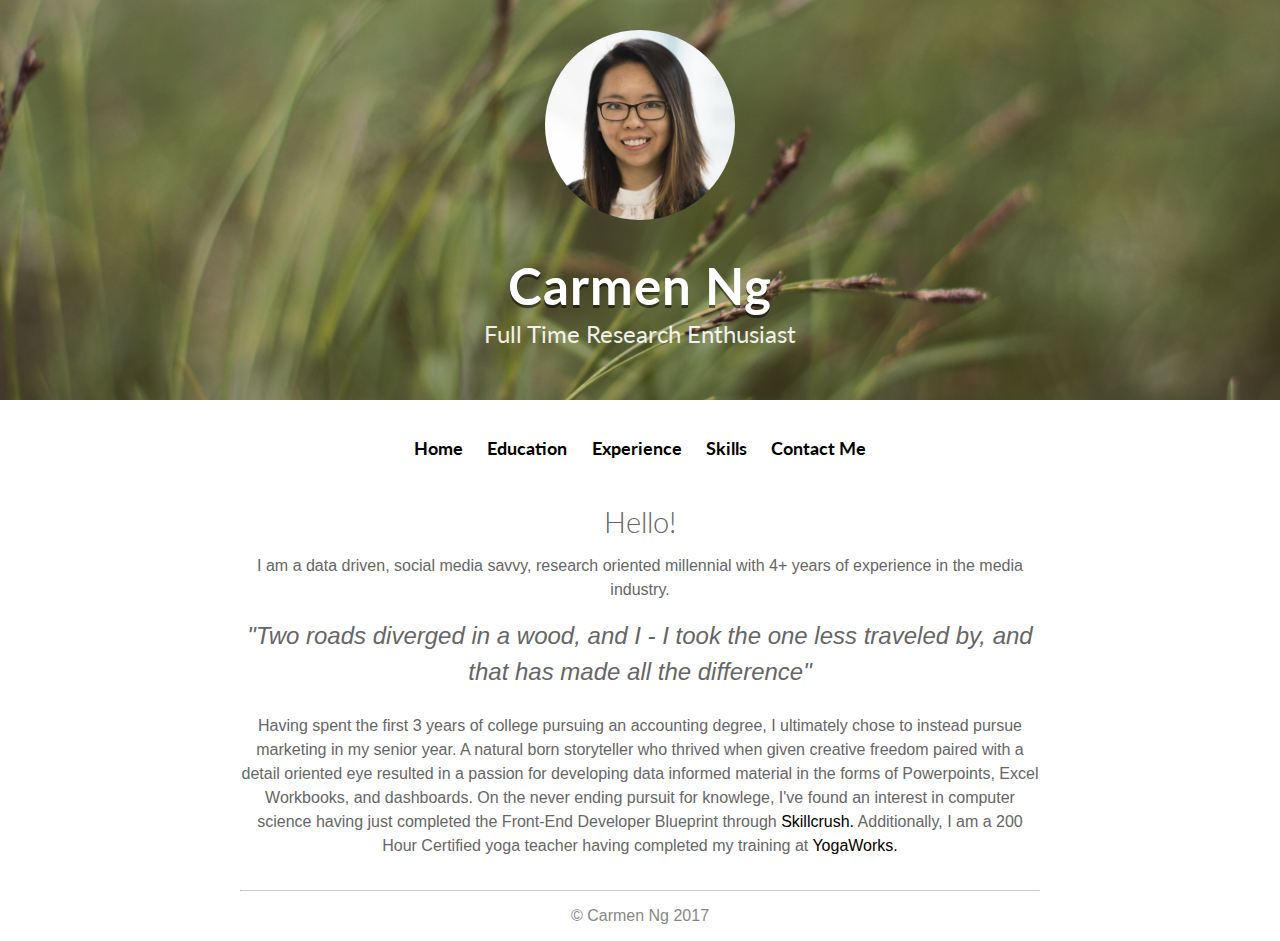
<file: index.html>
<!DOCTYPE html>
<html lang="en">
<head>
	<meta charset="utf-8" />
	<title>Carmen Ng</title>
	<meta name="viewport" content="width=device-width, initial-scale=1.0"/>
	<!--Custom fonts. To improve load times, remove this and update the h1 styling in style.css--> 
	<link href='http://fonts.googleapis.com/css?family=Lato:300,700' rel='stylesheet' type='text/css'>
	<!-- stylesheets -->
	<link rel="stylesheet" href="style.css" type="text/css" />
	<!-- favicon -->
	<link rel="shortcut icon" href="img/favicon.ico">
	
	<!-- just in case viewer is using Internet Explorer -->
	<!--[if IE]><script src="http://html5shiv.googlecode.com/svn/trunk/html5.js"></script><![endif]-->
</head>

<body>
	
	<!-- Header-->
	<header>
		<img class="img-circle" src="img/portrait.jpg">
		<h1>Carmen Ng</h1>
		<p>Full Time Research Enthusiast</p>
	</header>
	
	
		<div>
			<ul class="navbar-home">
				<li><a href="index.html">Home</a></li>
				<li><a href="education.html">Education</a></li>
				<li><a href="experience.html">Experience</a></li>
				<li><a href="skills.html">Skills</a></li>
				<li><a href="contact.html">Contact Me</a></li>
			</ul>
			</div>
		<!-- Introduction-->
		<div class="container-home">
		<section class="center">
			<h1>Hello!</h1>
			<p>
				I am a data driven, social media savvy, research oriented millennial with 4+ years of experience in the media industry. </p>

				<p class="quote">
					"Two roads diverged in a wood, and I - I took the one less traveled by, and that has made all the difference"</p>

				<p>Having spent the first 3 years of college pursuing an accounting degree, I ultimately chose to instead pursue marketing in my senior year. A natural born storyteller who thrived when given creative freedom paired with a detail oriented eye resulted in a passion for developing data informed material in the forms of Powerpoints, Excel Workbooks, and dashboards. On the never ending pursuit for knowlege, I've found an interest in computer science having just completed the Front-End Developer Blueprint through <a href="http://www.skillcrush.com">Skillcrush.</a> Additionally, I am a 200 Hour Certified yoga teacher having completed my training at <a href="http://www.yogaworks.com">YogaWorks.</a> 
			</p>
		</section>
	
		<!--Footer-->
		<footer class="center">
			<hr>
			<span>&copy; Carmen Ng 2017</span>
		</footer>
		
	</div><!-- End Container -->
	
</body>
</html>
</file>
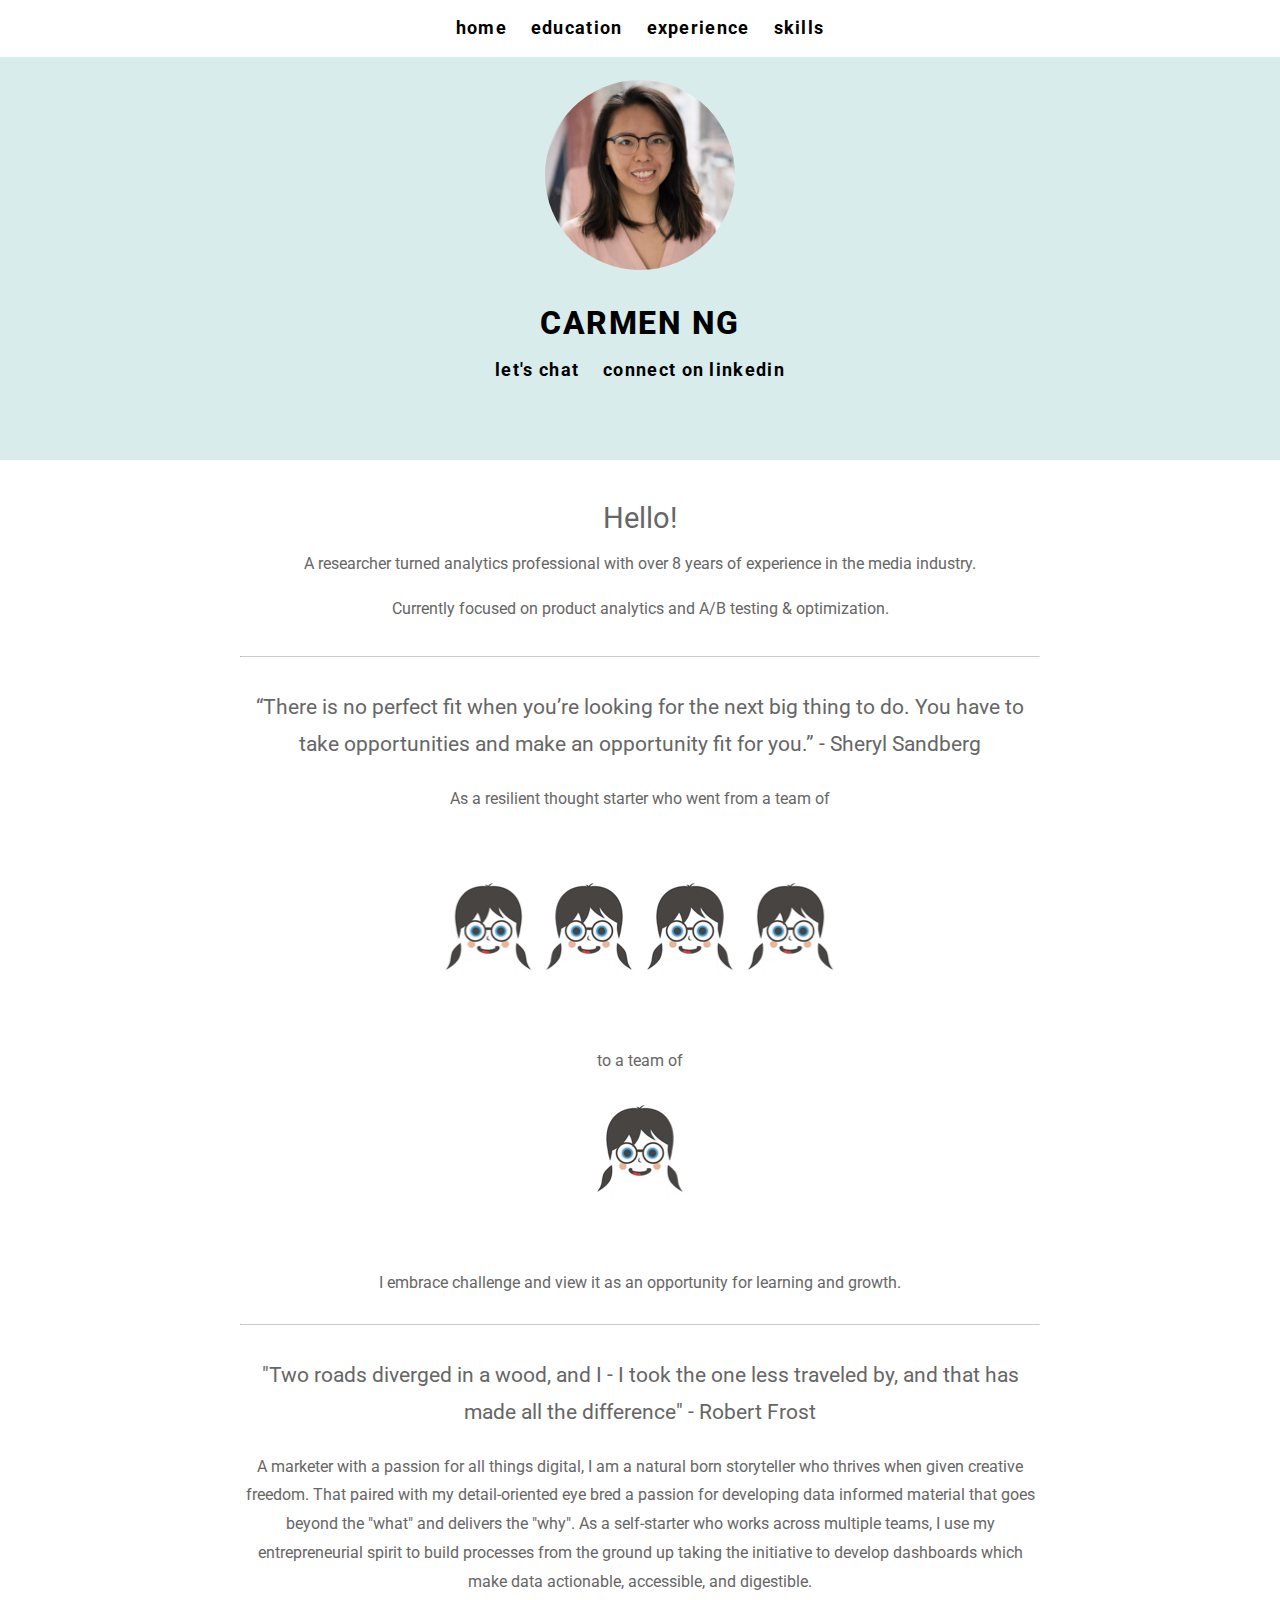
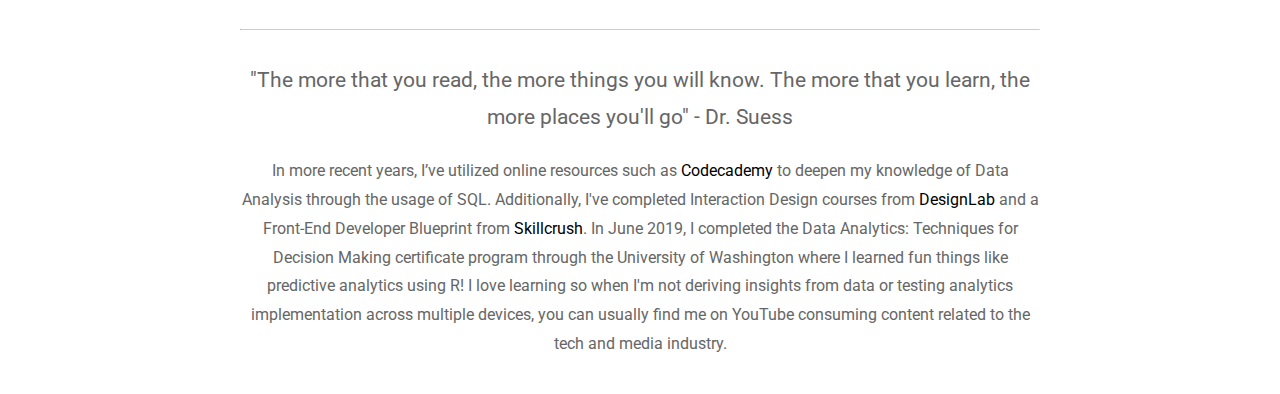
<file: resume/index.html>
<!DOCTYPE html>
<html lang="en">
<head>
	<meta charset="utf-8" />
	<title>Carmen Ng</title>
	<meta name="viewport" content="width=device-width, initial-scale=1.0"/>
	<!--Custom fonts. To improve load times, remove this and update the h1 styling in style.css--> 
	<link href="https://fonts.googleapis.com/css?family=Roboto:300,700" rel="stylesheet">
	<!-- stylesheets -->
	<link rel="stylesheet" href="style.css" type="text/css" />
	<!-- favicon -->
	<link rel="shortcut icon" href="img/favicon.ico">
</head>

<body>
    <header>
        <div>
			<ul class="navbar-home">
				<li><a href="index.html">Home</a></li>
				<li><a href="education.html">Education</a></li>
				<li><a href="experience.html">Experience</a></li>
				<li><a href="skills.html">Skills</a></li>
			</ul>
        </div>
    </header>
    
<!--Header box-->
    <div class="header">
		<img class="img-circle" src="img/portrait.jpg">
		  <h1>Carmen Ng</h1>
		<ul class="contact-me">
			<li><a href="mailto:ng.carmen23@gmail.com">Let's chat</a></li>
			<li><a href="https://www.linkedin.com/in/carmenng1">Connect on LinkedIn</a></li>
		</ul>
    </div>
		<!-- Introduction-->
		
    <div class="container">
    <section class="center">
		<h1>Hello!</h1>
		<p>A researcher turned analytics professional with over 8 years of experience in the media industry. </p>
	        <p>Currently focused on product analytics and A/B testing & optimization. </p>
	<hr>
        <p class="quote">“There is no perfect fit when you’re looking for the next big thing to do. You have to take opportunities and make an opportunity fit for you.” - Sheryl Sandberg</p>
        <p> As a resilient thought starter who went from a team of</p><br><p><img class="girls" src="img/four.png"></p><br> <!--<span class="word">FOUR</span>!--> to a team of <br><p><img class="girls" src="img/one.png"></p><br><!--<span class="word">ONE</span>!--> I embrace challenge and view it as an opportunity for learning and growth.</p>
        <hr>
        <p class="quote">"Two roads diverged in a wood, and I - I took the one less traveled by, and that has made all the difference" - Robert Frost</p>		
        <p>A marketer with a passion for all things digital, I am a natural born storyteller who thrives when given creative freedom. That paired with my detail-oriented eye bred a passion for developing data informed material that goes beyond the "what" and delivers the "why". As a self-starter who works across multiple teams, I use my entrepreneurial spirit to build processes from the ground up taking the initiative to develop dashboards which make data actionable, accessible, and digestible.</p>
        

        <hr>
        <p class="quote">"The more that you read, the more things you will know. The more that you learn, the more places you'll go" - Dr. Suess</p>
        <p>In more recent years, I’ve utilized online resources such as <a href="http://www.codecademy.com">Codecademy</a> to deepen my knowledge of Data Analysis through the usage of SQL. Additionally, I've completed Interaction Design courses from<a href="http://www.trydesignlab.com"> DesignLab</a> and a Front-End Developer Blueprint from<a href="http://www.skillcrush.com"> Skillcrush</a>. In June 2019, I completed the Data Analytics: Techniques for Decision Making certificate program through the University of Washington where I learned fun things like predictive analytics using R! I love learning so when I'm not deriving insights from data or testing analytics implementation across multiple devices, you can usually find me on YouTube consuming content related to the tech and media industry.</p>
        <br>
    </section>
	</div>
</body>
</html>
</file>
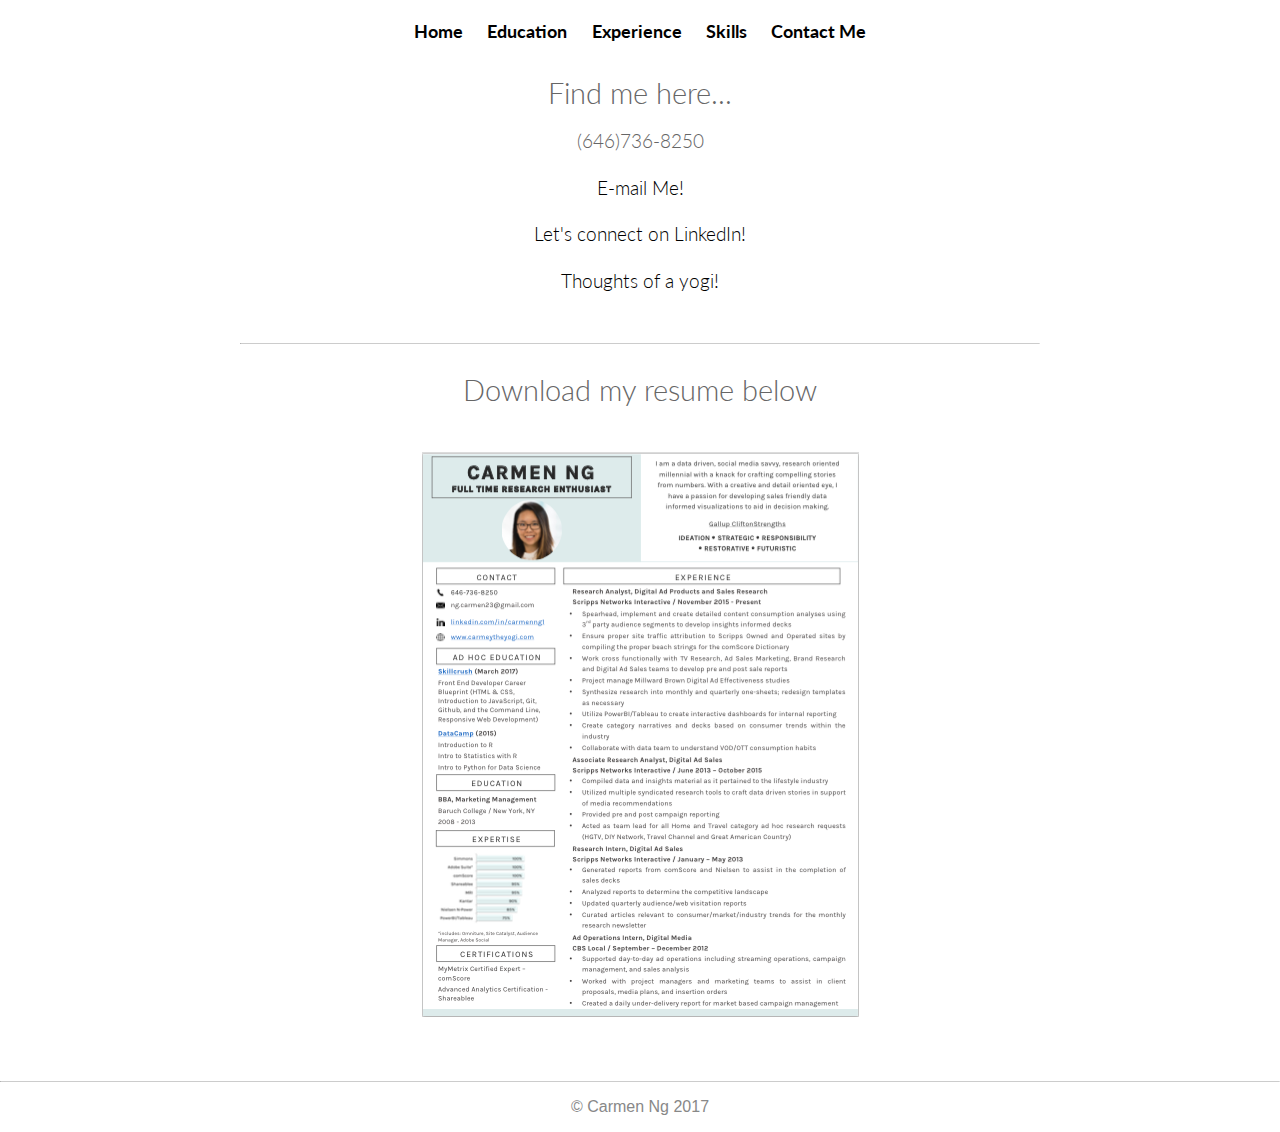
<file: contact.html>
<!DOCTYPE html>
<html lang="en">
<head>
	<meta charset="utf-8" />
	<title>Carmen Ng</title>
	<meta name="viewport" content="width=device-width, initial-scale=1.0"/>
	<!--Custom fonts. To improve load times, remove this and update the h1 styling in style.css--> 
	<link href='http://fonts.googleapis.com/css?family=Lato:300,700' rel='stylesheet' type='text/css'>
	<!-- stylesheets -->
	<link rel="stylesheet" href="style.css" type="text/css" />
	<!-- favicon -->
	<link rel="shortcut icon" href="img/favicon.ico">
	
	<!-- just in case viewer is using Internet Explorer -->
	<!--[if IE]><script src="http://html5shiv.googlecode.com/svn/trunk/html5.js"></script><![endif]-->

</head>

<body>
			<div>
			<ul class="navbar">
				<li><a href="index.html">Home</a></li>
				<li><a href="education.html">Education</a></li>
				<li><a href="experience.html">Experience</a></li>
				<li><a href="skills.html">Skills</a></li>
				<li><a href="contact.html">Contact Me</a></li>
			</ul>
			</div>
				
			<!--List of skills-->
			<div class="container">
				<section class="contact">
					<h1>Find me here...</h1>
						<h3>(646)736-8250</h3>
						<h3><a href="mailto:ng.carmen23@gmail.com">E-mail Me!</a></h3>
						<h3><a href="https://www.linkedin.com/in/carmenng1">Let's connect on LinkedIn!</a></h3>
						<h3><a href="https://www.carmeytheyogi.com">Thoughts of a yogi!</a></h3>
				</section>
				<hr>
				<section class="resume">	
				<h1>Download my resume below</h3>
					<a href ="https://drive.google.com/file/d/0BxKACMWG0EqVUUdzZ1VtUmZDSVU/view?usp=sharing"><img src="img/resume.png"></a>
				</section>
			</div>

		<!--Footer-->
		<footer class="center">
			<hr>
			<span>&copy; Carmen Ng 2017</span>
		</footer>
		
	</div><!-- End Container -->
	
</body>
</html>
</file>
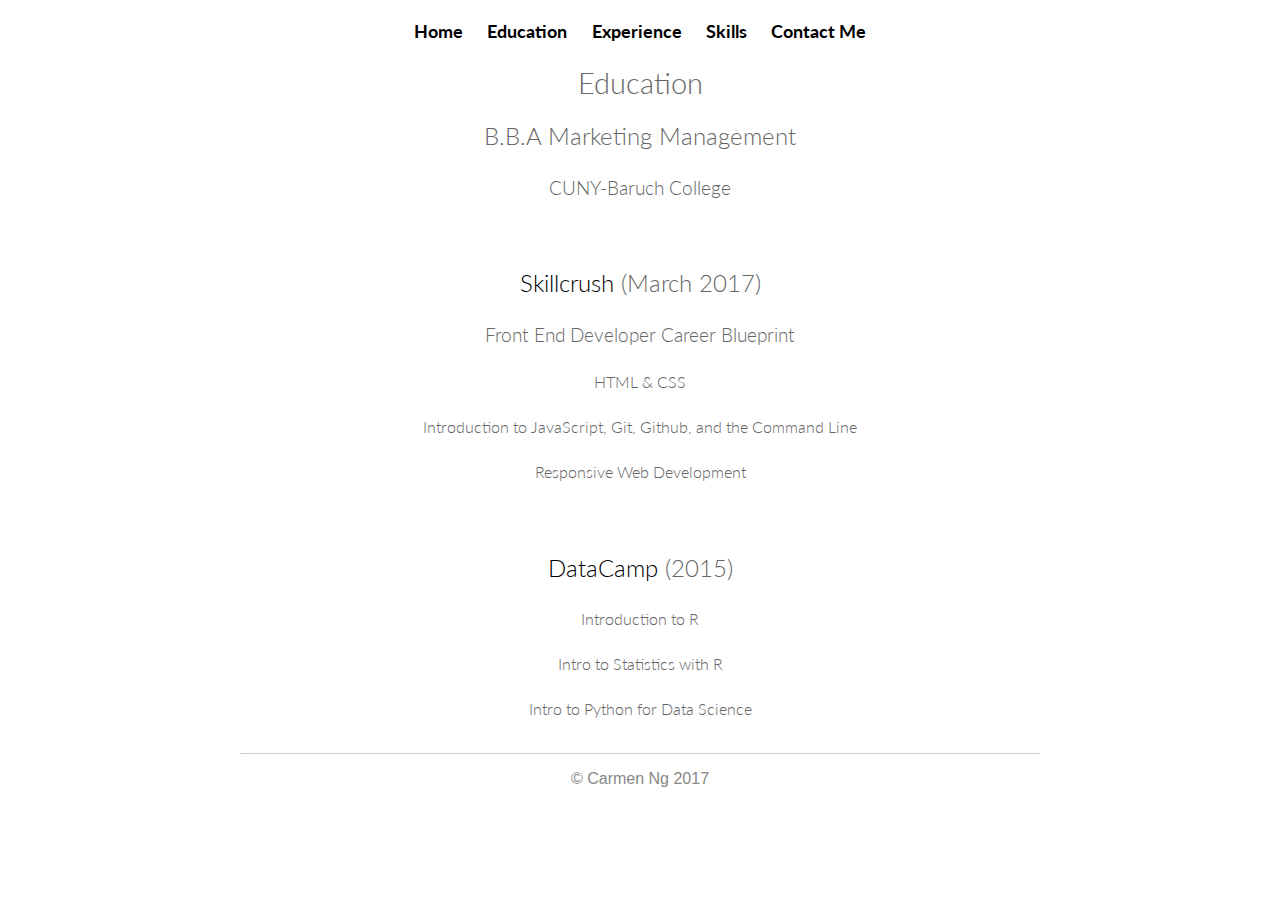
<file: education.html>
<!DOCTYPE html>
<html lang="en">
<head>
	<meta charset="utf-8" />
	<title>Carmen Ng</title>
	<meta name="viewport" content="width=device-width, initial-scale=1.0"/>
	<!--Custom fonts. To improve load times, remove this and update the h1 styling in style.css--> 
	<link href='http://fonts.googleapis.com/css?family=Lato:300,700' rel='stylesheet' type='text/css'>
	<!-- stylesheets -->
	<link rel="stylesheet" href="style.css" type="text/css" />
	<!-- favicon -->
	<link rel="shortcut icon" href="img/favicon.ico">
	
	<!-- just in case viewer is using Internet Explorer -->
	<!--[if IE]><script src="http://html5shiv.googlecode.com/svn/trunk/html5.js"></script><![endif]-->

</head>

<body>
	<div>
			<ul class="navbar">
				<li><a href="index.html">Home</a></li>
				<li><a href="education.html">Education</a></li>
				<li><a href="experience.html">Experience</a></li>
				<li><a href="skills.html">Skills</a></li>
				<li><a href="contact.html">Contact Me</a></li>
			</ul>
			</div>

	<div class="container">
	
		<section class="education">	
			<h1>Education</h1>
			<h2>B.B.A Marketing Management<h2>
			<h3>CUNY-Baruch College</h3>
			<br>
			<h2><a href="https://www.skillcrush.com">Skillcrush</a> (March 2017)</h2>
			<h3>Front End Developer Career Blueprint</h3>
				<h4>HTML & CSS</h4>
				<h4>Introduction to JavaScript, Git, Github, and the Command Line</h4>
				<h4>Responsive Web Development</h4>
				<br>
			<h2><a href="http://www.datacamp.com">DataCamp</a> (2015)</h2>
				<h4>Introduction to R</h4>
				<h4>Intro to Statistics with R</h4>
				<h4>Intro to Python for Data Science</h4>
		</section>
		<!--Footer-->
		<footer class="center">
			<hr>
			<span>&copy; Carmen Ng 2017</span>
		</footer>
		
	</div><!-- End Container -->
	
</body>
</html>
</file>
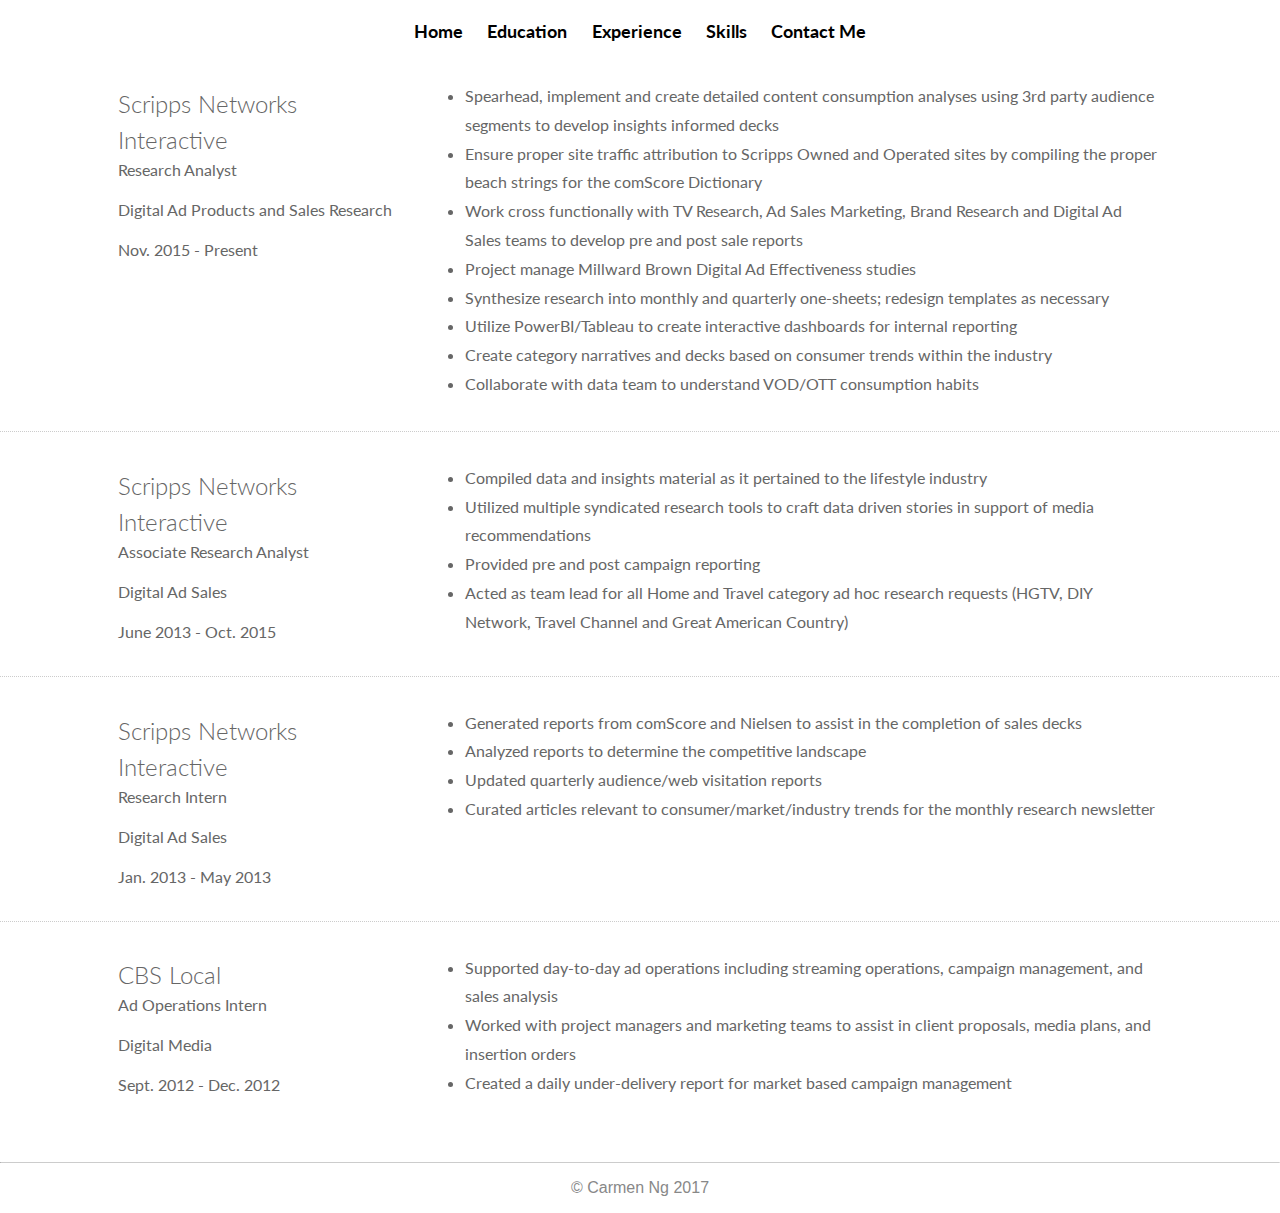
<file: experience.html>
<!DOCTYPE html>
<html lang="en">
<head>
	<meta charset="utf-8" />
	<title>Carmen Ng</title>
	<meta name="viewport" content="width=device-width, initial-scale=1.0"/>
	<!--Custom fonts. To improve load times, remove this and update the h1 styling in style.css--> 
	<link href='http://fonts.googleapis.com/css?family=Lato:300,700' rel='stylesheet' type='text/css'>
	<!-- stylesheets -->
	<link rel="stylesheet" href="style.css" type="text/css" />
	<!-- favicon -->
	<link rel="shortcut icon" href="img/favicon.ico">
	
	<!-- just in case viewer is using Internet Explorer -->
	<!--[if IE]><script src="http://html5shiv.googlecode.com/svn/trunk/html5.js"></script><![endif]-->

</head>

<body>
	
	<div>
			<ul class="navbar">
				<li><a href="index.html">Home</a></li>
				<li><a href="education.html">Education</a></li>
				<li><a href="experience.html">Experience</a></li>
				<li><a href="skills.html">Skills</a></li>
				<li><a href="contact.html">Contact Me</a></li>
			</ul>
			</div>
		
		<!--Experience Tables-->
		<section class="experience">
			<div class="row">
				<div class="grid-2">
					<h2>Scripps Networks Interactive</h2>
					<p>Research Analyst</p>
					<p>Digital Ad Products and Sales  Research</p>
					<p>Nov. 2015 - Present</p>
				</div>
				<div class="grid-4">
					<ul>
						<li>Spearhead, implement and create detailed content consumption analyses using 3rd party audience segments to develop insights informed decks</li>
						<li>Ensure proper site traffic attribution to Scripps Owned and Operated sites by compiling the proper beach strings for the comScore Dictionary</li>
						<li>Work cross functionally with TV Research, Ad Sales Marketing, Brand Research and Digital Ad Sales teams to develop pre and post sale reports</li>
						<li>Project manage Millward Brown Digital Ad Effectiveness studies </li>
						<li>Synthesize research into monthly and quarterly one-sheets; redesign templates as necessary </li>
						<li>Utilize PowerBI/Tableau to create interactive dashboards for internal reporting </li>
						<li>Create category narratives and decks based on consumer trends within the industry </li>
						<li>Collaborate with data team to understand VOD/OTT consumption habits</li>
					</ul>
				</div>
			</div>
			<div class="row">
				<div class="grid-2">
					<h2>Scripps Networks Interactive</h2>
					<p>Associate Research Analyst</p>
					<p>Digital Ad Sales</p>
					<p>June 2013 - Oct. 2015</p>
				</div>
				<div class="grid-4">
					<ul>
						<li>Compiled data and insights material as it pertained to the lifestyle industry</li>
						<li>Utilized multiple syndicated research tools to craft data driven stories in support of media recommendations</li>
						<li>Provided pre and post campaign reporting </li>
						<li>Acted as team lead for all Home and Travel category ad hoc research requests (HGTV, DIY Network, Travel Channel and Great American Country)</li>
					</ul>
				</div>
			</div>
			<div class="row">
				<div class="grid-2">
					<h2>Scripps Networks Interactive</h2>
					<p>Research Intern</p>
					<p>Digital Ad Sales</p>
					<p>Jan. 2013 - May 2013</p>
				</div>
				<div class="grid-4">
					<ul>
						<li>Generated reports from comScore and Nielsen to assist in the completion of sales decks</li>
						<li>Analyzed reports to determine the competitive landscape</li>
						<li>Updated quarterly audience/web visitation reports</li>
						<li>Curated articles relevant to consumer/market/industry trends for the monthly research newsletter</li>
					</ul>
				</div>
			</div>
			<div class="row">
				<div class="grid-2">
					<h2>CBS Local</h2>
					<p>Ad Operations Intern</p>
					<p>Digital Media</p>
					<p>Sept. 2012 - Dec. 2012</p>
				</div>
				<div class="grid-4">
					<ul>
						<li>Supported day-to-day ad operations including streaming operations, campaign management, and sales analysis</li>
						<li>Worked with project managers and marketing teams to assist in client proposals, media plans, and insertion orders</li>
						<li>Created a daily under-delivery report for market based campaign management</li>

					</ul>
				</div>
			</div>

		</section>
		
		
		<!--Footer-->
		<footer class="center">
			<hr>
			<span>&copy; Carmen Ng 2017</span>
		</footer>
		
	</div><!-- End Container -->
	
</body>
</html>
</file>
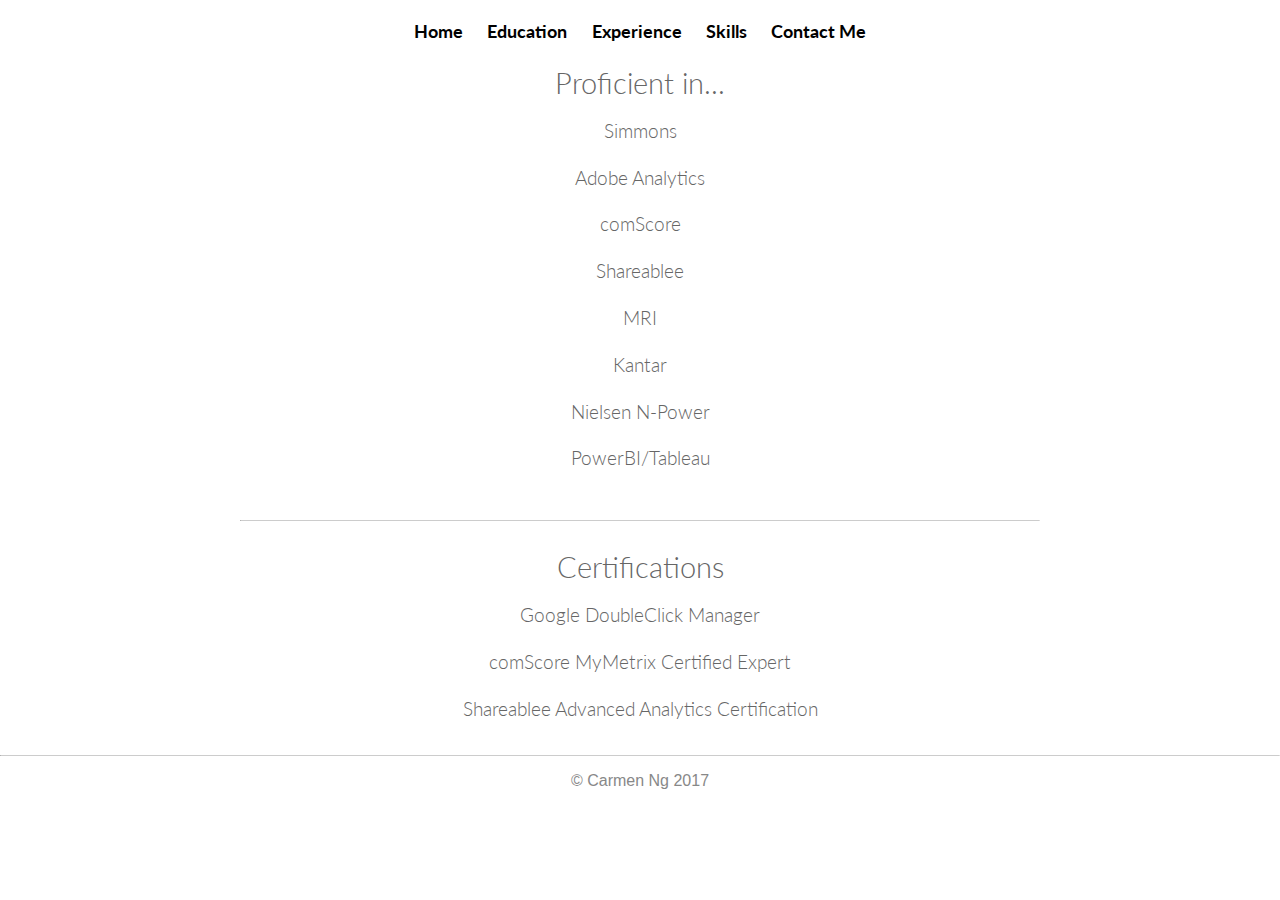
<file: skills.html>
<!DOCTYPE html>
<html lang="en">
<head>
	<meta charset="utf-8" />
	<title>Carmen Ng</title>
	<meta name="viewport" content="width=device-width, initial-scale=1.0"/>
	<!--Custom fonts. To improve load times, remove this and update the h1 styling in style.css--> 
	<link href='http://fonts.googleapis.com/css?family=Lato:300,700' rel='stylesheet' type='text/css'>
	<!-- stylesheets -->
	<link rel="stylesheet" href="style.css" type="text/css" />
	<!-- favicon -->
	<link rel="shortcut icon" href="img/favicon.ico">
	
	<!-- just in case viewer is using Internet Explorer -->
	<!--[if IE]><script src="http://html5shiv.googlecode.com/svn/trunk/html5.js"></script><![endif]-->

</head>

<body>
			<div>
			<ul class="navbar">
				<li><a href="index.html">Home</a></li>
				<li><a href="education.html">Education</a></li>
				<li><a href="experience.html">Experience</a></li>
				<li><a href="skills.html">Skills</a></li>
				<li><a href="contact.html">Contact Me</a></li>
			</ul>
			</div>
		
			<!--List of skills-->
			<div class="container">
				<section class="expertise">
					<h1>Proficient in...</h1>
						<h3>Simmons</h3>
						<h3>Adobe Analytics</h3>
						<h3>comScore</h3>
						<h3>Shareablee</h3>
						<h3>MRI</h3>
						<h3>Kantar</h3>
						<h3>Nielsen N-Power</h3>
						<h3>PowerBI/Tableau</h3>
				</section>
				<hr>
				<section class="certifications">	
				<h1>Certifications</h3>
					<h3>Google DoubleClick Manager</h3>
					<h3>comScore MyMetrix Certified Expert</h3>
					<h3>Shareablee Advanced Analytics Certification</h3>
				</section>
				
			</div>
		</section>
		
		<!--Footer-->
		<footer class="center">
			<hr>
			<span>&copy; Carmen Ng 2017</span>
		</footer>
		
	</div><!-- End Container -->
	
</body>
</html>
</file>
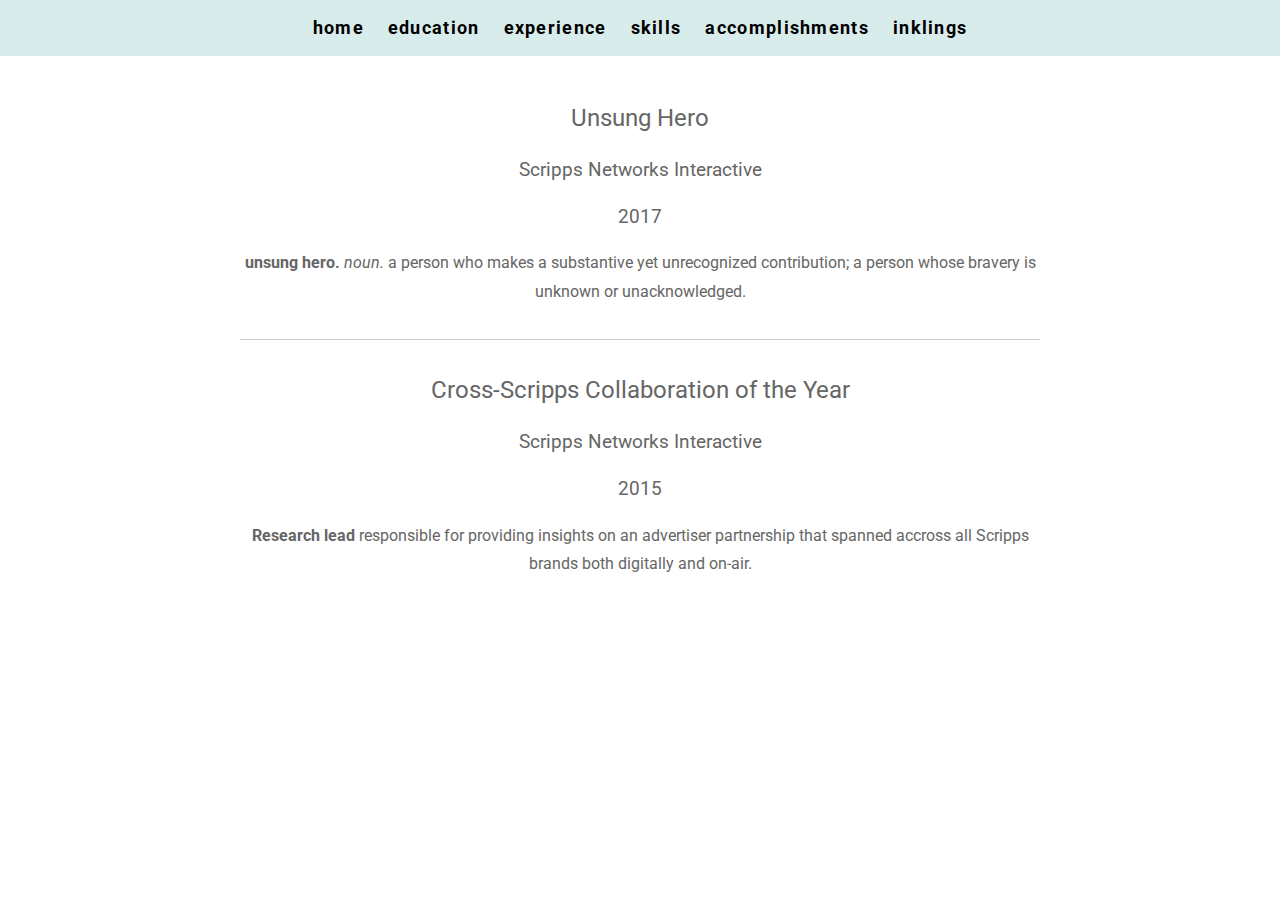
<file: resume/accomplishments.html>
<!DOCTYPE html>
<html lang="en">
<head>
	<meta charset="utf-8" />
	<title>Carmen Ng</title>
	<meta name="viewport" content="width=device-width, initial-scale=1.0"/>
	<!--Custom fonts. To improve load times, remove this and update the h1 styling in style.css--> 
	<link href="https://fonts.googleapis.com/css?family=Roboto:300,700" rel="stylesheet">
	<!-- stylesheets -->
	<link rel="stylesheet" href="style.css" type="text/css" />
	<!-- favicon -->
	<link rel="shortcut icon" href="img/favicon.ico">
	<script>
  	(function(i,s,o,g,r,a,m){i['GoogleAnalyticsObject']=r;i[r]=i[r]||function(){
  	(i[r].q=i[r].q||[]).push(arguments)},i[r].l=1*new Date();a=s.createElement(o),
  	m=s.getElementsByTagName(o)[0];a.async=1;a.src=g;m.parentNode.insertBefore(a,m)
  	})(window,document,'script','https://www.google-analytics.com/analytics.js','ga');

  	ga('create', 'UA-96588601-1', 'auto');
  	ga('send', 'pageview');

</script>
</head>

<body>
	<div>
			<ul class="navbar">
				<li><a href="index.html">Home</a></li>
				<li><a href="education.html">Education</a></li>
				<li><a href="experience.html">Experience</a></li>
				<li><a href="skills.html">Skills</a></li>
				<li><a href="accomplishments.html">Accomplishments</a></li>
				<li><a href="inklings.html">Inklings</a></li>
			</ul>
			</div>

			<div class="container">
			<section class="education">	
			<h2>Unsung Hero</h2>
			<h3>Scripps Networks Interactive</h3>	
			<h3>2017</h3>
			<p><span class="word">unsung hero.</span> <em>noun.</em> a person who makes a substantive yet unrecognized contribution; a person whose bravery is unknown or unacknowledged.</p>
			<hr>
			<h2>Cross-Scripps Collaboration of the Year</h2>
			<h3>Scripps Networks Interactive</h3>	
			<h3>2015</h3>
			<p><span class="word">Research lead</span> responsible for providing insights on an advertiser partnership that spanned accross all Scripps brands both digitally and on-air.</p>
			<br>
		</section>
	</div>
		
		<!--Footer
		<h5 class="center">
			<hr>
			<span>&copy; Carmen Ng 2017</span>
		</h5>-->
	
</body>
</html>
</file>
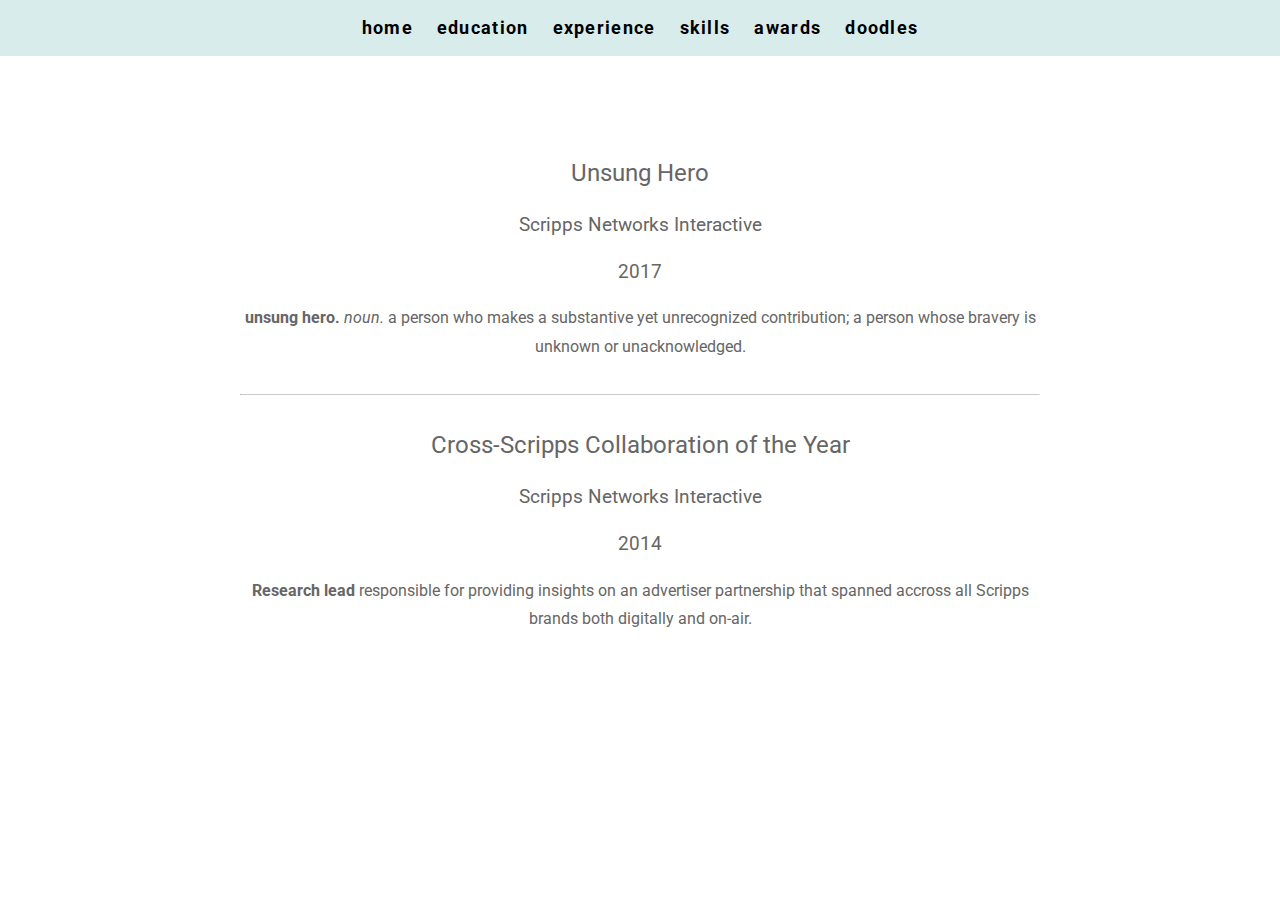
<file: resume/awards.html>
<!DOCTYPE html>
<html lang="en">
<head>
	<meta charset="utf-8" />
	<title>Carmen Ng</title>
	<meta name="viewport" content="width=device-width, initial-scale=1.0"/>
	<!--Custom fonts. To improve load times, remove this and update the h1 styling in style.css--> 
	<link href="https://fonts.googleapis.com/css?family=Roboto:300,700" rel="stylesheet">
	<!-- stylesheets -->
	<link rel="stylesheet" href="style.css" type="text/css" />
	<!-- favicon -->
	<link rel="shortcut icon" href="img/favicon.ico">
</head>

<body>
	<div>
		<ul class="navbar">
			<li><a href="index.html">Home</a></li>
			<li><a href="education.html">Education</a></li>
			<li><a href="experience.html">Experience</a></li>
			<li><a href="skills.html">Skills</a></li>
			<li><a href="awards.html">Awards</a></li>
			<li><a href="doodles.html">Doodles</a></li>
		</ul>
    </div>

    <!--List of awards-->
    <br>
    <br>
    <br>
    <br>
    <br>
    <div class="container">
		<section class="awards">	
		  <h2>Unsung Hero</h2>
		  <h3>Scripps Networks Interactive</h3>	
		  <h3>2017</h3>
		  <p><span class="word">unsung hero.</span> <em>noun.</em> a person who makes a substantive yet unrecognized contribution; a person whose bravery is unknown or unacknowledged.</p>
			<hr>
        <h2>Cross-Scripps Collaboration of the Year</h2>
		<h3>Scripps Networks Interactive</h3>	
		<h3>2014</h3>
		<p><span class="word">Research lead</span> responsible for providing insights on an advertiser partnership that spanned accross all Scripps brands both digitally and on-air.</p>
		<br>
		</section>
	</div>	
</body>
</html>
</file>
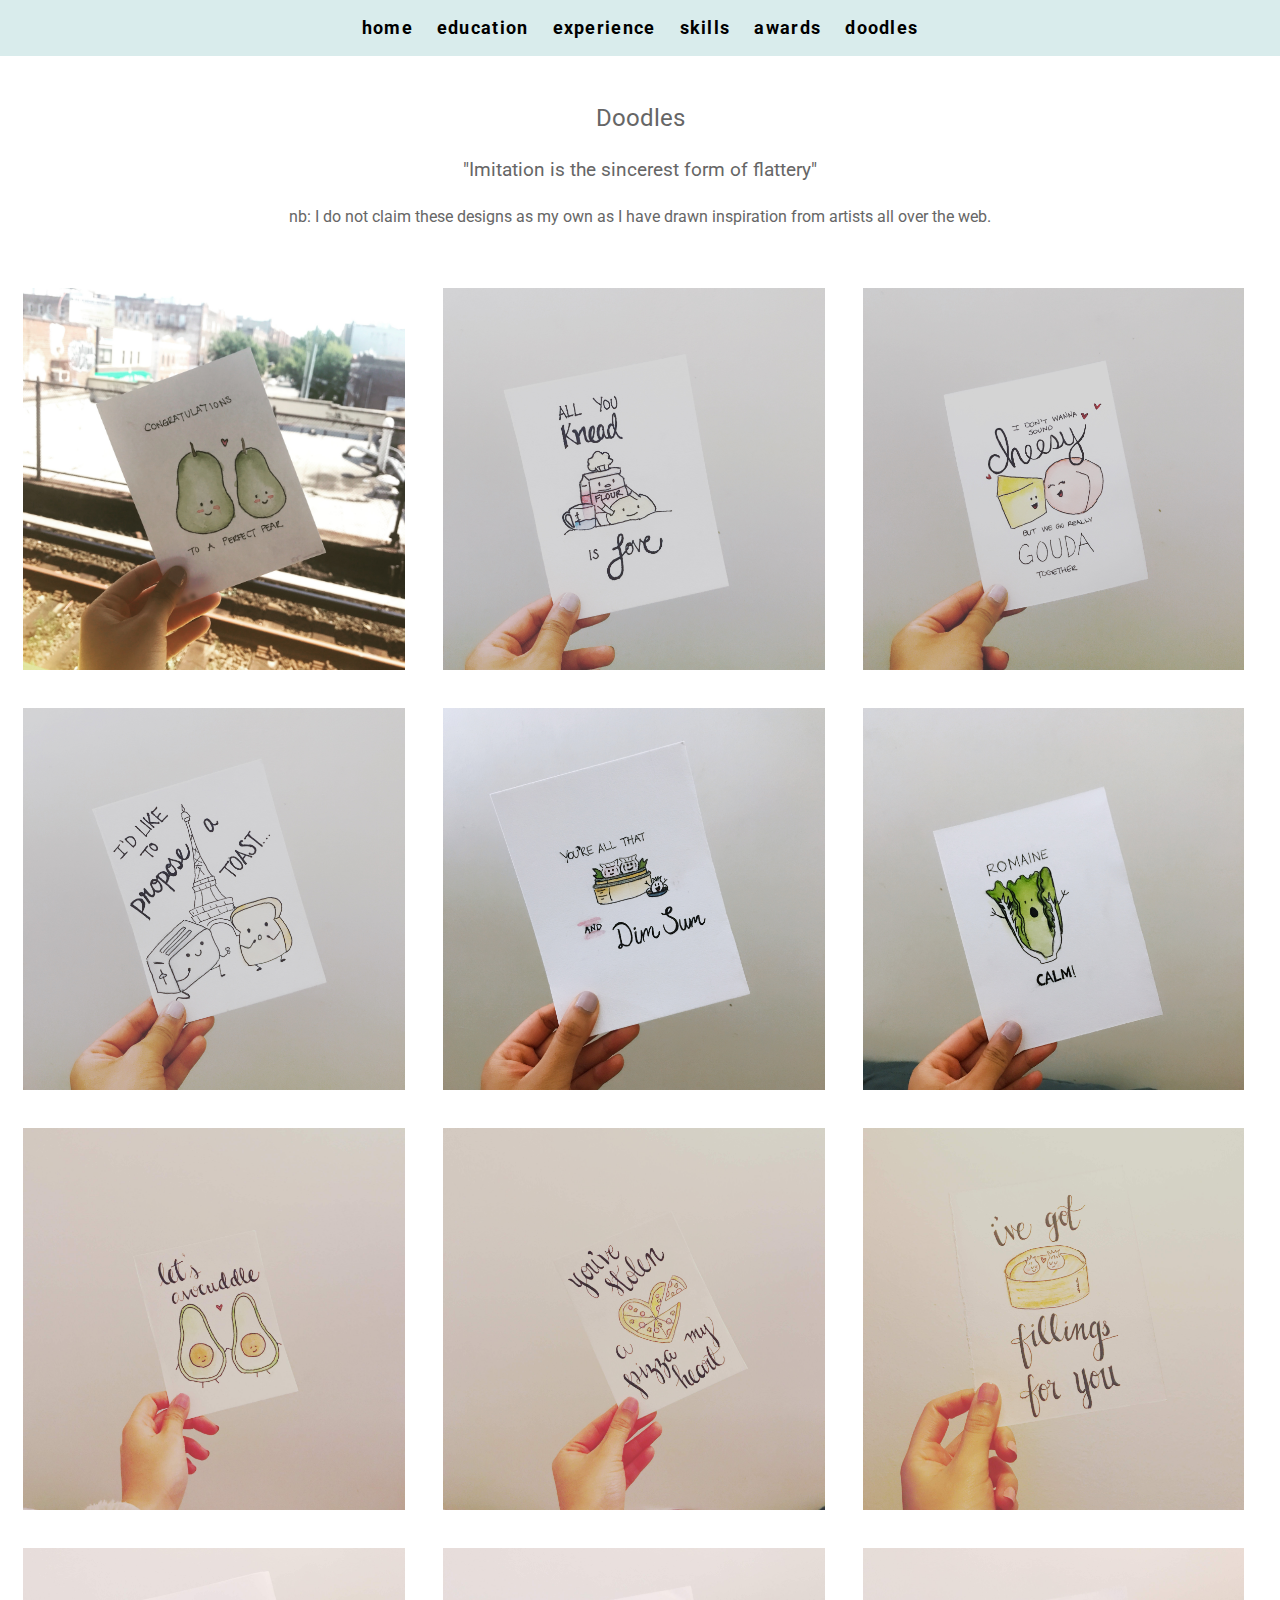
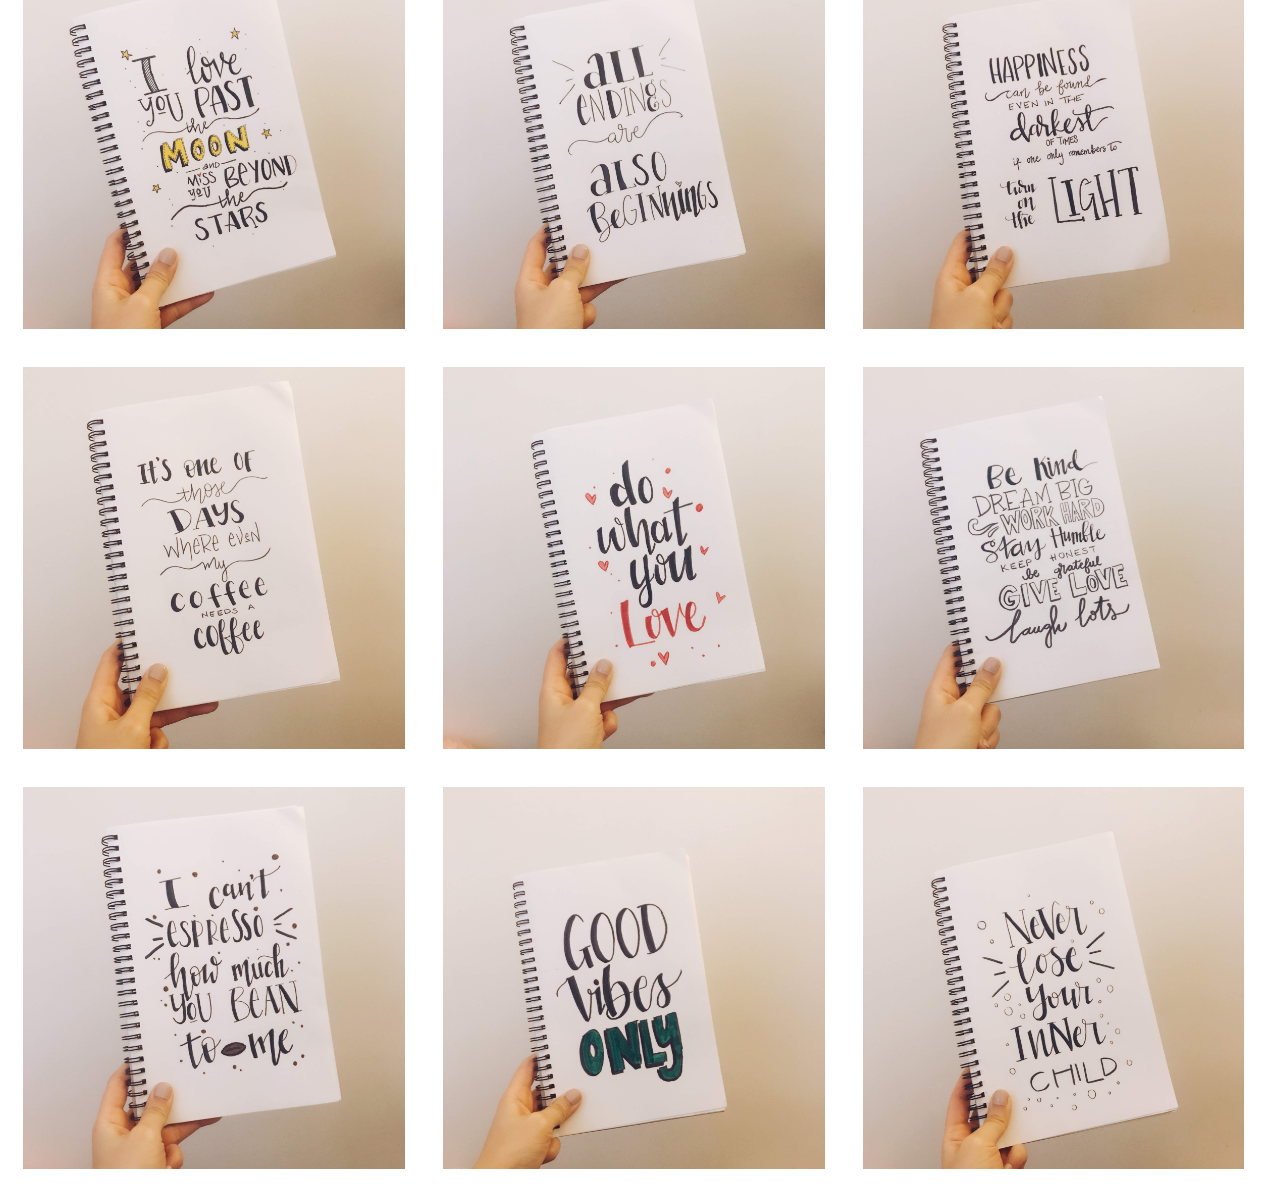
<file: resume/doodles.html>
<!DOCTYPE html>
<html lang="en">
<head>
	<meta charset="utf-8" />
	<title>Carmen Ng</title>
	<meta name="viewport" content="width=device-width, initial-scale=1.0"/>
	<!--Custom fonts. To improve load times, remove this and update the h1 styling in style.css--> 
	<link href="https://fonts.googleapis.com/css?family=Roboto:300,700" rel="stylesheet">
	<!-- stylesheets -->
	<link rel="stylesheet" href="style.css" type="text/css" />
	<!-- favicon -->
	<link rel="shortcut icon" href="img/favicon.ico">
</head>

<body>
	<div>
		<ul class="navbar">
			<li><a href="index.html">Home</a></li>
			<li><a href="education.html">Education</a></li>
			<li><a href="experience.html">Experience</a></li>
			<li><a href="skills.html">Skills</a></li>
			<li><a href="awards.html">Awards</a></li>
			<li><a href="doodles.html">Doodles</a></li>
		</ul>
	</div>
		<section class="inkling">	
			<h2>Doodles</h2>
			<h3> "Imitation is the sincerest form of flattery" </h3>
			<h4> nb: I do not claim these designs as my own as I have drawn inspiration from artists all over the web. </h4>
		</section>
	
	<div class="artgrid">
	<div class ="column">
			<img src ="img/art13.JPG">
			<img src ="img/art16.JPG">
			<img src ="img/art19.jpg">
			<img src ="img/pic1.jpg">
			<img src ="img/pic2.jpg">
			<img src ="img/pic3.jpg">
	</div>
	<div class ="column">
			<img src ="img/art14.JPG">
			<img src ="img/art17.JPG">
			<img src ="img/art20.jpg">
			<img src ="img/pic4.jpg">
			<img src ="img/pic5.jpg">
			<img src ="img/pic6.jpg">
	</div>
	<div class ="column">
			<img src ="img/art15.JPG">
			<img src ="img/art18.JPG">
			<img src ="img/art21.jpg">
			<img src ="img/pic7.jpg">
			<img src ="img/pic8.jpg">
			<img src ="img/pic9.jpg">
	</div>
	<br>
	</div>
</body>
</html>
</file>
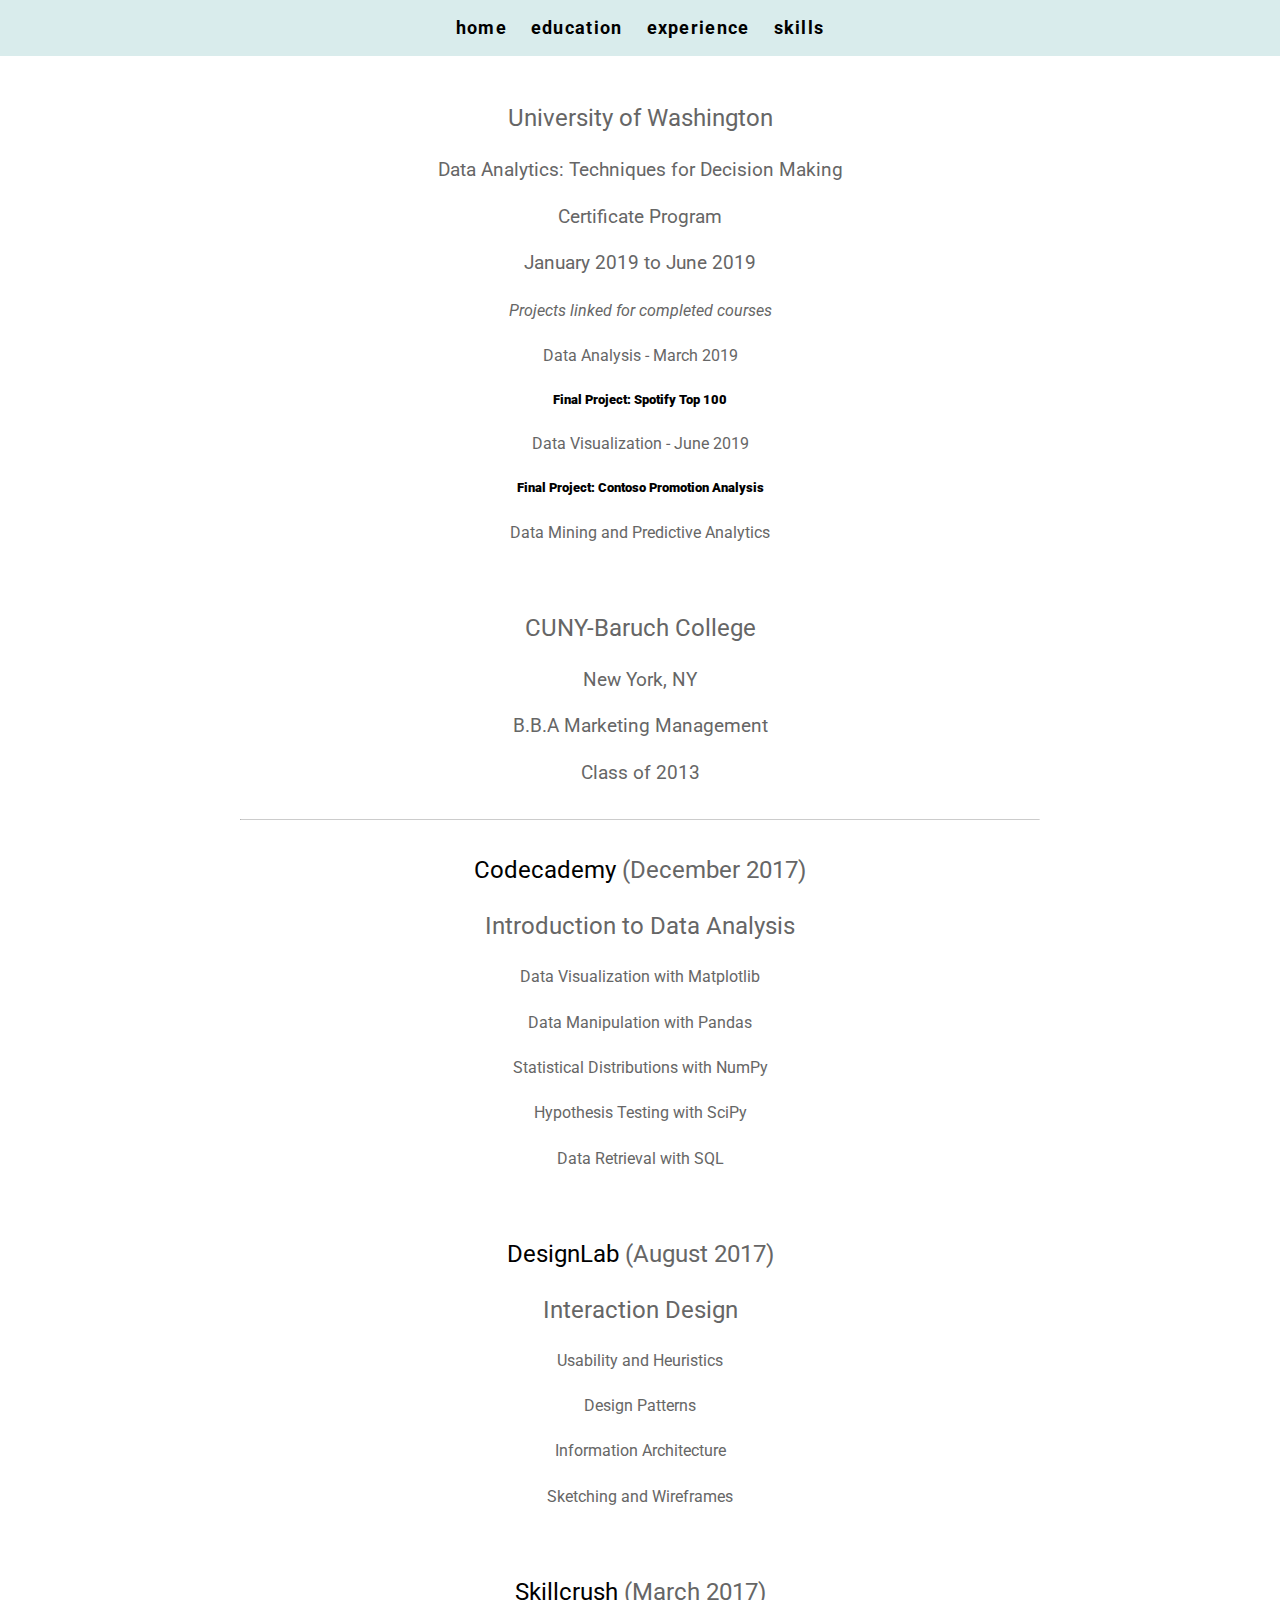
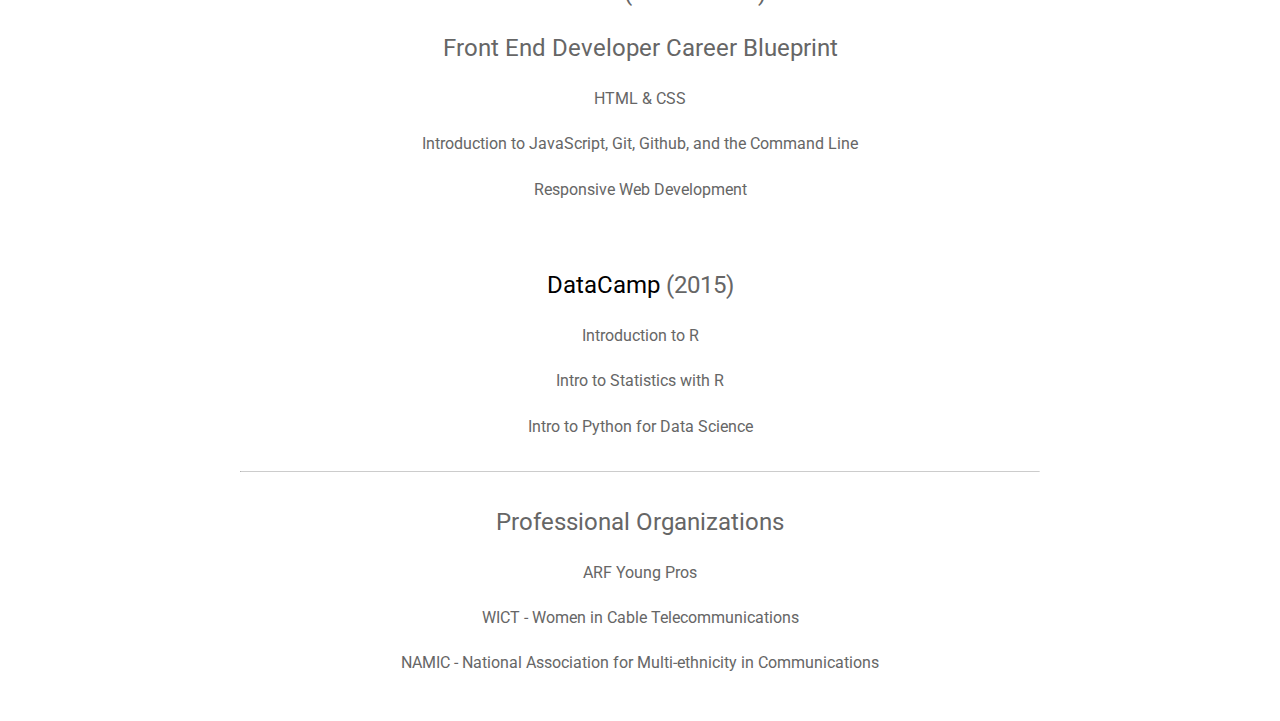
<file: resume/education.html>
<!DOCTYPE html>
<html lang="en">
<head>
	<meta charset="utf-8" />
	<title>Carmen Ng</title>
	<meta name="viewport" content="width=device-width, initial-scale=1.0"/>
	<!--Custom fonts. To improve load times, remove this and update the h1 styling in style.css--> 
	<link href="https://fonts.googleapis.com/css?family=Roboto:300,700" rel="stylesheet">
	<!-- stylesheets -->
	<link rel="stylesheet" href="style.css" type="text/css" />
	<!-- favicon -->
	<link rel="shortcut icon" href="img/favicon.ico">
</head>

<body>
	<div>
		<ul class="navbar">
			<li><a href="index.html">Home</a></li>
			<li><a href="education.html">Education</a></li>
			<li><a href="experience.html">Experience</a></li>
			<li><a href="skills.html">Skills</a></li>
        </ul>
    </div>

    <div class="container">
	<section class="education">
		<h2>University of Washington</h2>
		<h3>Data Analytics: Techniques for Decision Making</h3>
		<h3>Certificate Program</h3>
		<h3>January 2019 to June 2019</h3>
		<h4><i>Projects linked for completed courses</i></h4>
		<h4>Data Analysis - March 2019</h4>
		<h5><strong><a href="https://drive.google.com/file/d/1FppspxOTYxdbk1PDF7WVE09B_FRaBV-8/view?usp=sharing">Final Project: Spotify Top 100</a></strong></h5>
		<h4>Data Visualization - June 2019</h4>
		<h5><strong><a href="https://drive.google.com/file/d/1jrNFTM9i0CPu95oRjkqFF33SgZA7z83R/view?usp=sharing">Final Project: Contoso Promotion Analysis</a></strong></h5>
		<h4>Data Mining and Predictive Analytics</h4>
		<br>
		<h2>CUNY-Baruch College</h2>
		<h3>New York, NY</h3>	
		<h3>B.B.A Marketing Management</h3>
		<h3>Class of 2013</h3>
		<hr>
		<h2><a href="https://www.codecademy.com">Codecademy</a> (December 2017)</h2>
		<h2>Introduction to Data Analysis</h2>
          <h4>Data Visualization with Matplotlib</h4>
		  <h4>Data Manipulation with Pandas</h4>
		  <h4>Statistical Distributions with NumPy</h4>
		  <h4>Hypothesis Testing with SciPy</h4>
          <h4>Data Retrieval with SQL</h4>
		<br>
		
        <h2><a href="https://www.trydesignlab.com">DesignLab</a> (August 2017)</h2>
		<h2>Interaction Design</h2>
		  <h4>Usability and Heuristics</h4>
          	  <h4>Design Patterns</h4>
		  <h4>Information Architecture</h4>
		  <h4>Sketching and Wireframes</h4>
		<br>
		
        <h2><a href="https://www.skillcrush.com">Skillcrush</a> (March 2017)</h2>
		<h2>Front End Developer Career Blueprint</h2>
		  <h4>HTML &amp; CSS</h4>
		  <h4>Introduction to JavaScript, Git, Github, and the Command Line</h4>
		  <h4>Responsive Web Development</h4>
		<br>
		
        <h2><a href="http://www.datacamp.com">DataCamp</a> (2015)</h2>
          <h4>Introduction to R</h4>
		  <h4>Intro to Statistics with R</h4>
          <h4>Intro to Python for Data Science</h4>
        <hr>
		<h2>Professional Organizations</h2>
		  <h4>ARF Young Pros</h4>
          <h4>WICT - Women in Cable Telecommunications</h4>
		  <h4>NAMIC - National Association for Multi-ethnicity in Communications</h4>
		<br>
    </section>
	</div>
</body>
</html>
</file>
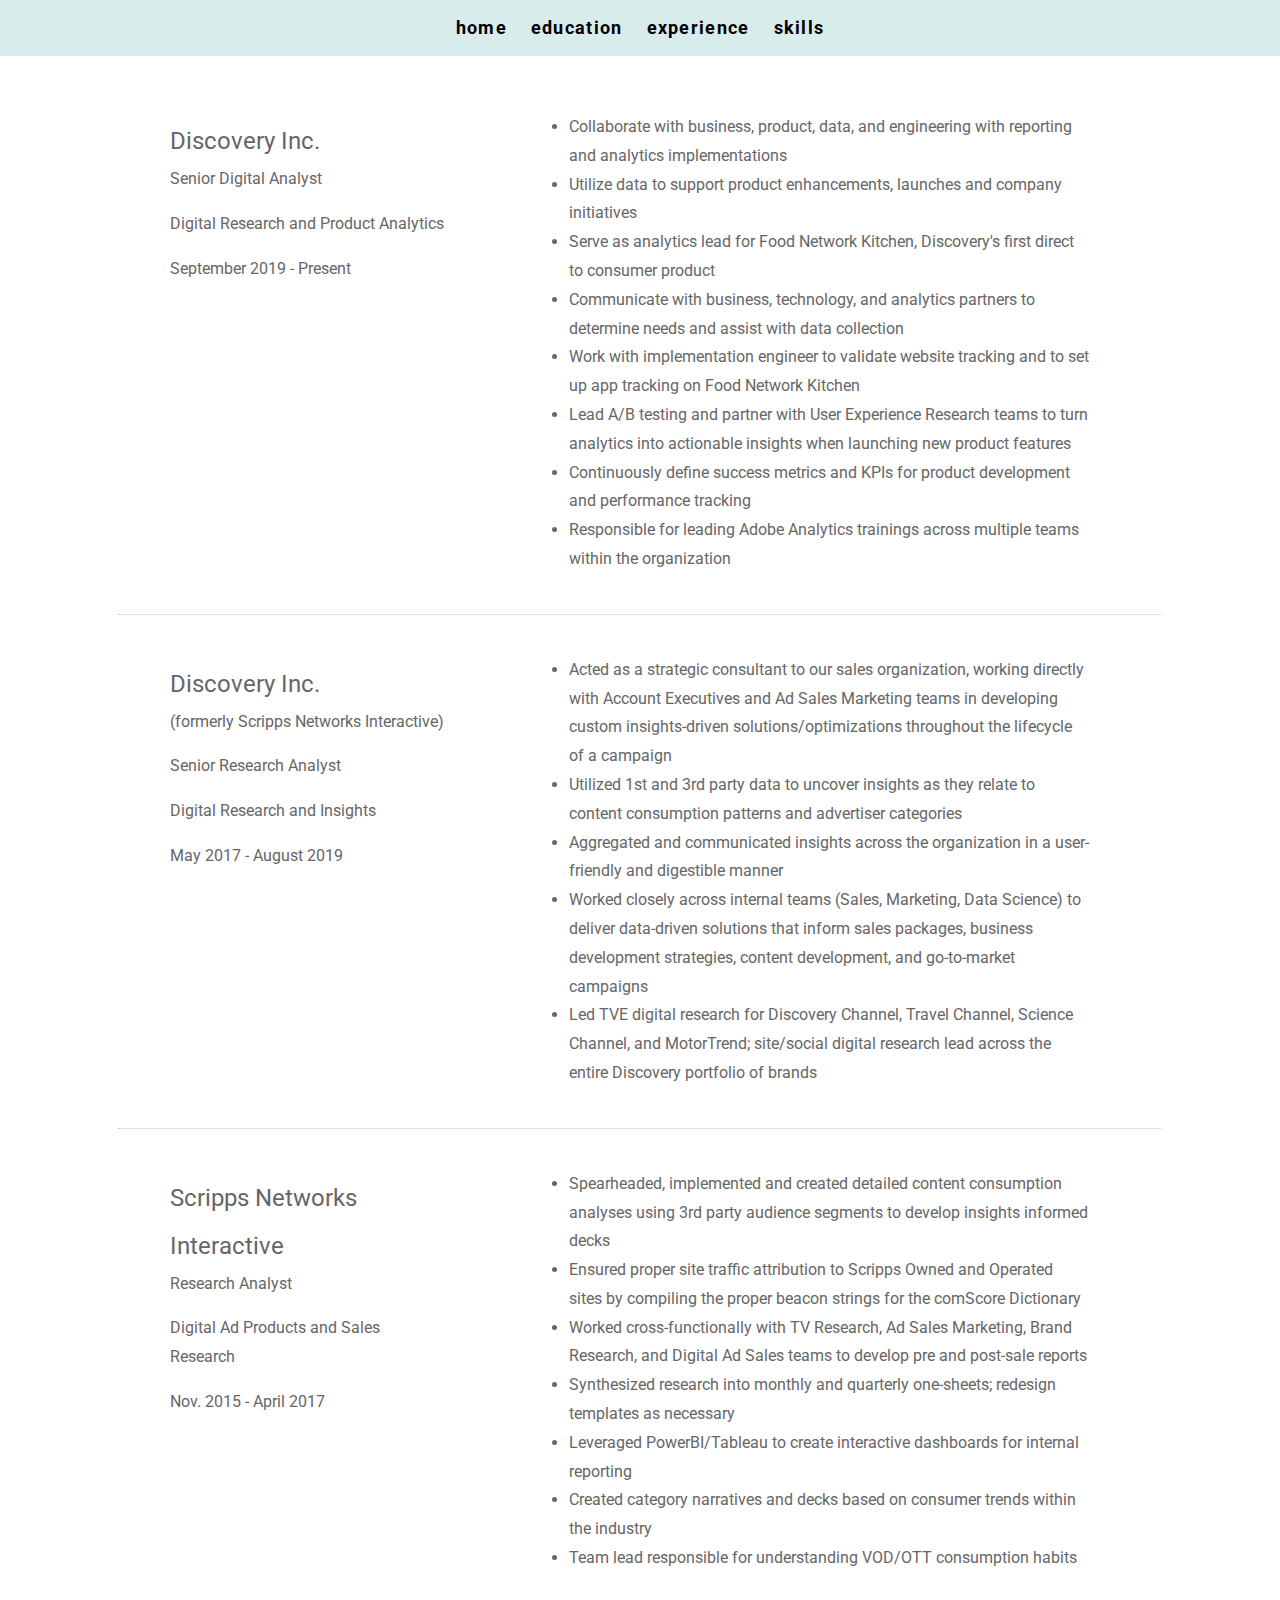
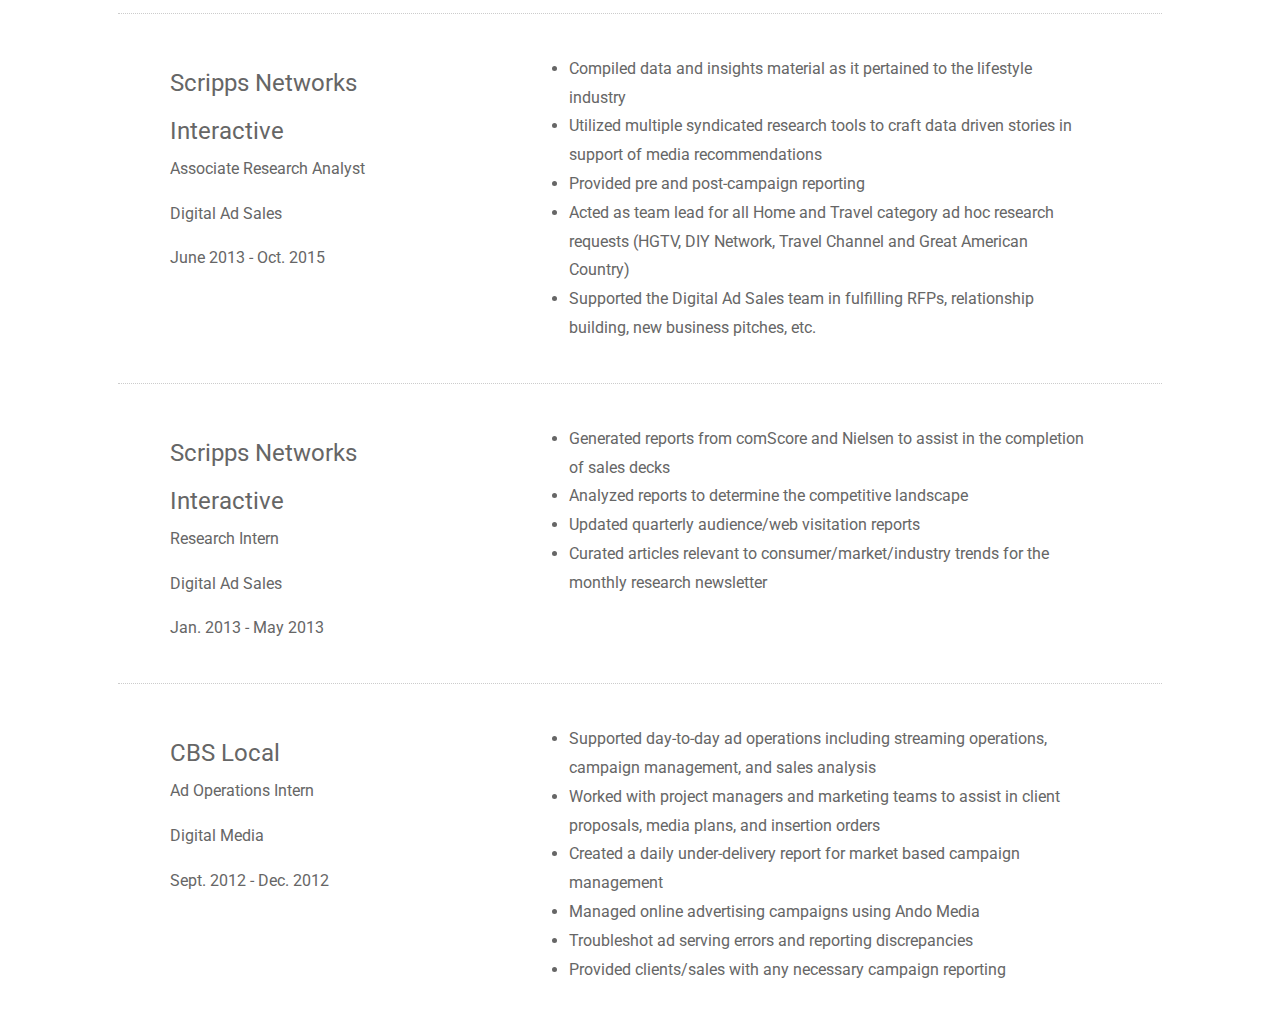
<file: resume/experience.html>
<!DOCTYPE html>
<html lang="en">
<head>
	<meta charset="utf-8" />
	<title>Carmen Ng</title>
	<meta name="viewport" content="width=device-width, initial-scale=1.0"/>
	<!--Custom fonts. To improve load times, remove this and update the h1 styling in style.css--> 
	<link href="https://fonts.googleapis.com/css?family=Roboto:300,700" rel="stylesheet">
	<!-- stylesheets -->
	<link rel="stylesheet" href="style.css" type="text/css" />
	<!-- favicon -->
	<link rel="shortcut icon" href="img/favicon.ico">
	
</head>
<body>
	<div>
        <ul class="navbar">
			<li><a href="index.html">Home</a></li>
			<li><a href="education.html">Education</a></li>
			<li><a href="experience.html">Experience</a></li>
			<li><a href="skills.html">Skills</a></li>
		</ul>
	</div>
		
<!--Experience Tables-->
    <br>
    <br>
    <br>
    <section class="experience">
	<div class="row">
        <div class="grid-2">
			<h2>Discovery Inc.</h2>
			<p>Senior Digital Analyst</p>
			<p>Digital Research and Product Analytics</p>
			<p>September 2019 - Present</p>
        </div>
        <div class="grid-4">
            <ul> 
				<li>Collaborate with business, product, data, and engineering with reporting and analytics implementations </li>
		    		<li>Utilize data to support product enhancements, launches and company initiatives</li>
		    		<li>Serve as analytics lead for Food Network Kitchen, Discovery's first direct to consumer product </li>
		    		<li>Communicate with business, technology, and analytics partners to determine needs and assist with data collection </li>
		    		<li>Work with implementation engineer to validate website tracking and to set up app tracking on Food Network Kitchen</li>
		    		<li>Lead A/B testing and partner with User Experience Research teams to turn analytics into actionable insights when launching new product features</li>
		    		<li>Continuously define success metrics and KPIs for product development and performance tracking</li>
		    		<li>Responsible for leading Adobe Analytics trainings across multiple teams within the organization</li>
            </ul>
        </div>
        </div>
        <div class="row">
        <div class="grid-2">
			<h2>Discovery Inc.</h2>
			<p>(formerly Scripps Networks Interactive)</p>
			<p>Senior Research Analyst</p>
			<p>Digital Research and Insights</p>
			<p>May 2017 - August 2019</p>
        </div>
        <div class="grid-4">
            <ul>
				<li>Acted as a strategic consultant to our sales organization, working directly with Account Executives and Ad Sales Marketing teams in developing custom insights-driven solutions/optimizations throughout the lifecycle of a campaign</li>
				<li>Utilized 1st and 3rd party data to uncover insights as they relate to content consumption patterns and advertiser categories</li>
				<li>Aggregated and communicated insights across the organization in a user-friendly and digestible manner</li>
				<li>Worked closely across internal teams (Sales, Marketing, Data Science) to deliver data-driven solutions that inform sales packages, business development strategies, content development, and go-to-market campaigns</li>
		    		<li>Led TVE digital research for Discovery Channel, Travel Channel, Science Channel, and MotorTrend; site/social digital research lead across the entire Discovery portfolio of brands</li>
            </ul>
        </div>
        </div>
        <div class="row">
		<div class="grid-2">
				<h2>Scripps Networks Interactive</h2>
				<p>Research Analyst</p>
				<p>Digital Ad Products and Sales Research</p>
				<p>Nov. 2015 - April 2017</p>
        </div>
		<div class="grid-4">
		      <ul>
				<li>Spearheaded, implemented and created detailed content consumption analyses using 3rd party audience segments to develop insights informed decks</li>
				<li>Ensured proper site traffic attribution to Scripps Owned and Operated sites by compiling the proper beacon strings for the comScore Dictionary</li>
				<li>Worked cross-functionally with TV Research, Ad Sales Marketing, Brand Research, and Digital Ad Sales teams to develop pre and post-sale reports</li>
				<li>Synthesized research into monthly and quarterly one-sheets; redesign templates as necessary </li>
				<li>Leveraged PowerBI/Tableau to create interactive dashboards for internal reporting </li>
				<li>Created category narratives and decks based on consumer trends within the industry </li>
				<li>Team lead responsible for understanding VOD/OTT consumption habits</li>
			 </ul>
		</div>
        </div>
		<div class="row">
		<div class="grid-2">
		        <h2>Scripps Networks Interactive</h2>
				<p>Associate Research Analyst</p>
				<p>Digital Ad Sales</p>
				<p>June 2013 - Oct. 2015</p>
        </div>
		<div class="grid-4">
			 <ul>
				 <li>Compiled data and insights material as it pertained to the lifestyle industry</li>
				 <li>Utilized multiple syndicated research tools to craft data driven stories in support of media recommendations</li>
				 <li>Provided pre and post-campaign reporting </li>
				 <li>Acted as team lead for all Home and Travel category ad hoc research requests (HGTV, DIY Network, Travel Channel and Great American Country)</li>
				 <li>Supported the Digital Ad Sales team in fulfilling RFPs, relationship building, new business pitches, etc.</li>
			 </ul>
        </div>
		</div>
		<div class="row">
		<div class="grid-2">
				    <h2>Scripps Networks Interactive</h2>
					<p>Research Intern</p>
					<p>Digital Ad Sales</p>
					<p>Jan. 2013 - May 2013</p>
        </div>
		<div class="grid-4">
				<ul>
					<li>Generated reports from comScore and Nielsen to assist in the completion of sales decks</li>
					<li>Analyzed reports to determine the competitive landscape</li>
					<li>Updated quarterly audience/web visitation reports</li>
					<li>Curated articles relevant to consumer/market/industry trends for the monthly research newsletter</li>
				</ul>
		</div>
		</div>
        <div class="row">
		<div class="grid-2">
					<h2>CBS Local</h2>
					<p>Ad Operations Intern</p>
					<p>Digital Media</p>
					<p>Sept. 2012 - Dec. 2012</p>
		</div>
		<div class="grid-4">
				<ul>
					<li>Supported day-to-day ad operations including streaming operations, campaign management, and sales analysis</li>
					<li>Worked with project managers and marketing teams to assist in client proposals, media plans, and insertion orders</li>
					<li>Created a daily under-delivery report for market based campaign management</li>
					<li>Managed online advertising campaigns using Ando Media</li>
					<li>Troubleshot ad serving errors and reporting discrepancies</li>
					<li>Provided clients/sales with any necessary campaign reporting</li>
				</ul>
		</div>
		</div>
	</section>
</body>
</html>
</file>
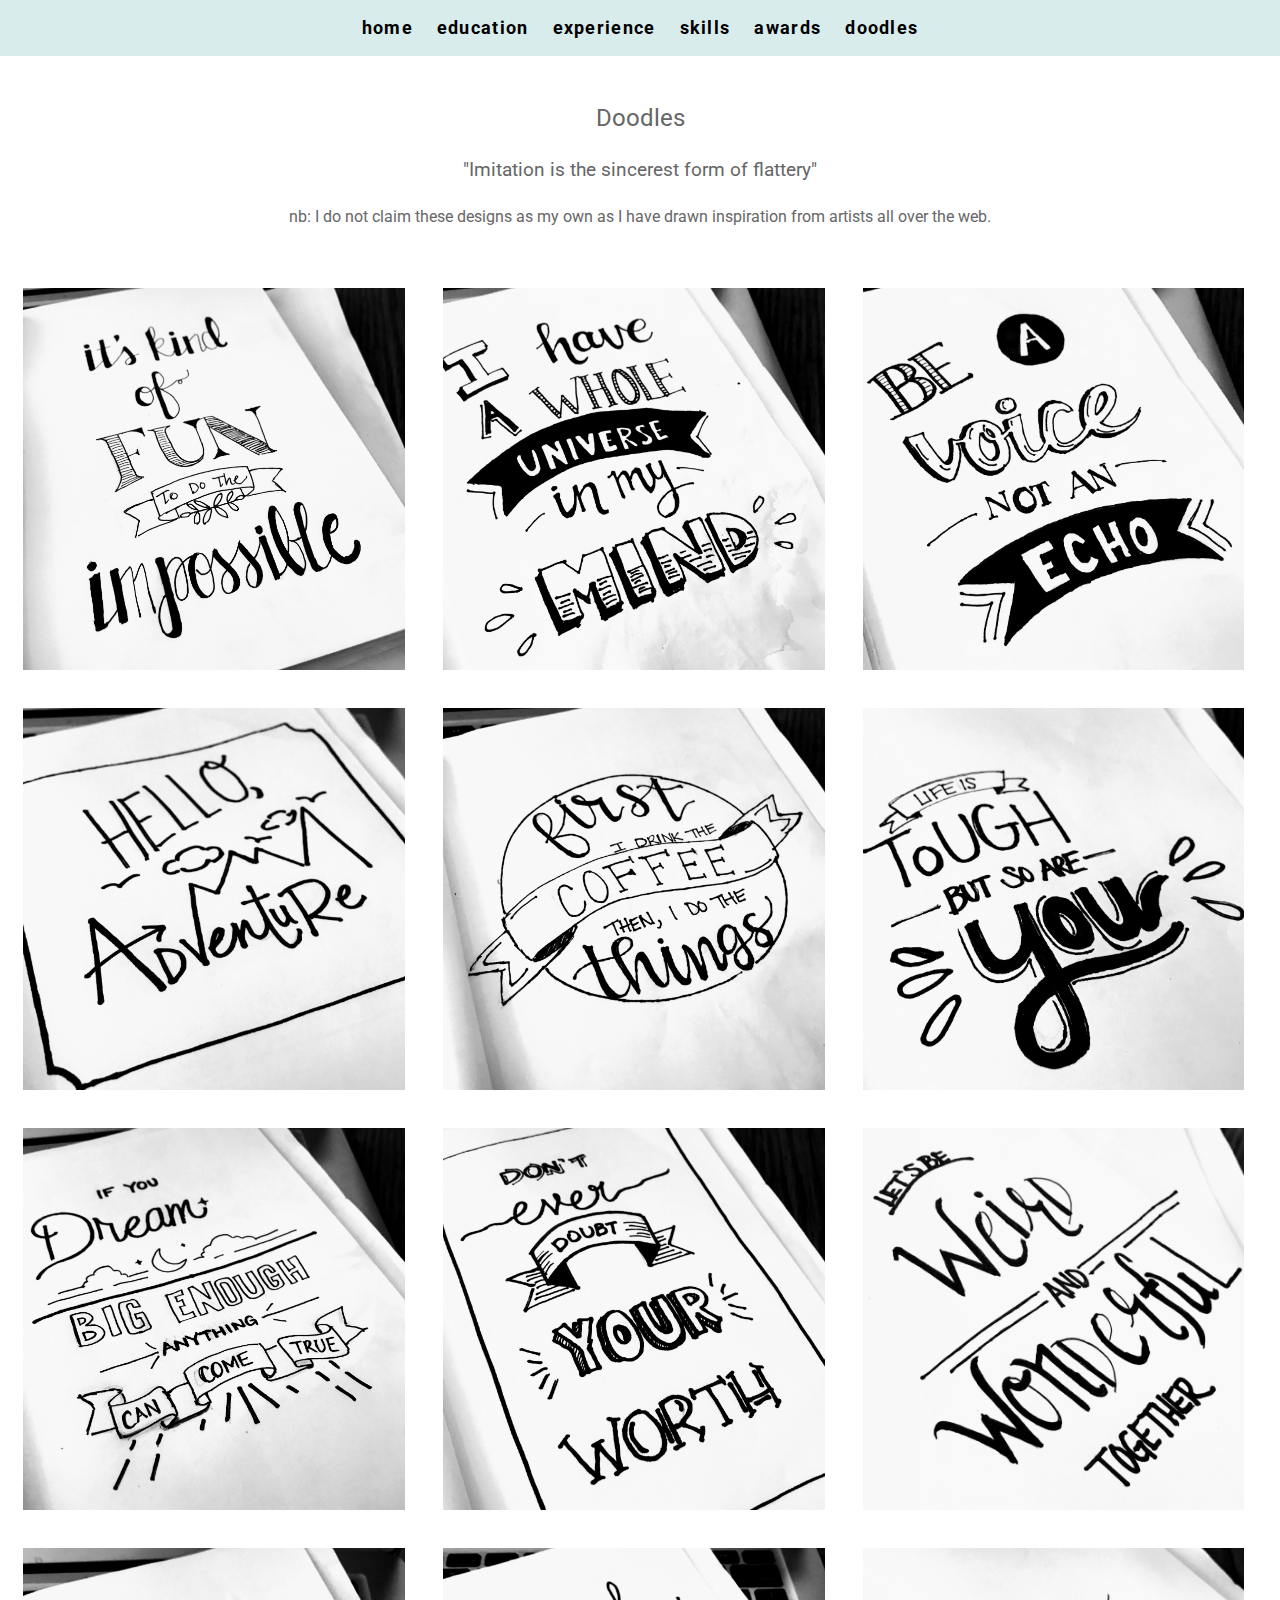
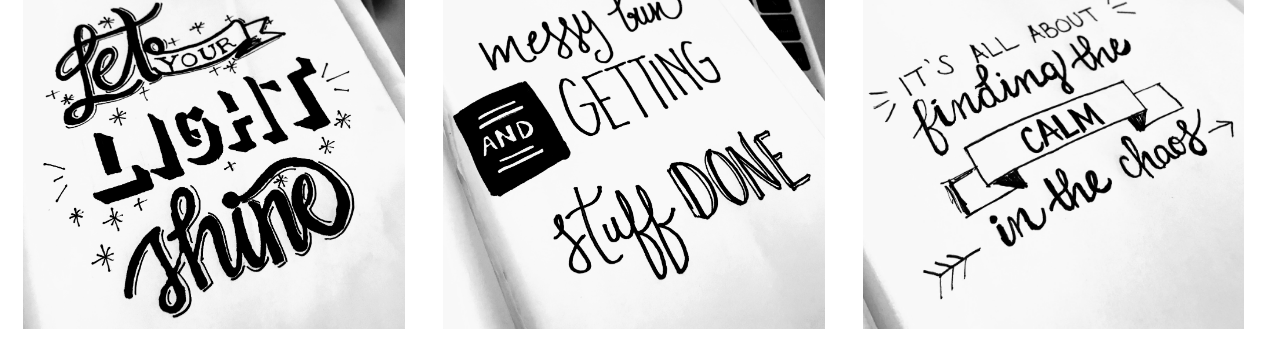
<file: resume/inklings.html>
<!DOCTYPE html>
<html lang="en">
<head>
	<meta charset="utf-8" />
	<title>Carmen Ng</title>
	<meta name="viewport" content="width=device-width, initial-scale=1.0"/>
	<!--Custom fonts. To improve load times, remove this and update the h1 styling in style.css--> 
	<link href="https://fonts.googleapis.com/css?family=Roboto:300,700" rel="stylesheet">
	<!-- stylesheets -->
	<link rel="stylesheet" href="style.css" type="text/css" />
	<!-- favicon -->
	<link rel="shortcut icon" href="img/favicon.ico">
	<script>
  	(function(i,s,o,g,r,a,m){i['GoogleAnalyticsObject']=r;i[r]=i[r]||function(){
  	(i[r].q=i[r].q||[]).push(arguments)},i[r].l=1*new Date();a=s.createElement(o),
  	m=s.getElementsByTagName(o)[0];a.async=1;a.src=g;m.parentNode.insertBefore(a,m)
  	})(window,document,'script','https://www.google-analytics.com/analytics.js','ga');

  	ga('create', 'UA-96588601-1', 'auto');
  	ga('send', 'pageview');

</script>
</head>

<body>
	<div>
		<ul class="navbar">
			<li><a href="index.html">Home</a></li>
			<li><a href="education.html">Education</a></li>
			<li><a href="experience.html">Experience</a></li>
			<li><a href="skills.html">Skills</a></li>
			<li><a href="awards.html">Awards</a></li>
			<li><a href="doodles.html">Doodles</a></li>
		</ul>
	</div>
		<section class="inkling">	
			<h2>Doodles</h2>
			<h3> "Imitation is the sincerest form of flattery" </h3>
			<h4> nb: I do not claim these designs as my own as I have drawn inspiration from artists all over the web. </h4>
		</section>
	
	<div class="artgrid">
	<div class ="column">
			<img src ="img/art1.jpg">
			<img src ="img/art2.jpg">
			<img src ="img/art3.jpg">
			<img src ="img/art4.jpg">
	</div>
	<div class ="column">
			<img src ="img/art5.jpg">
			<img src ="img/art6.jpg">
			<img src ="img/art7.jpg">
			<img src ="img/art8.jpg">
	</div>
	<div class ="column">
			<img src ="img/art9.jpg">
			<img src ="img/art10.jpg">
			<img src ="img/art11.jpg">
			<img src ="img/art12.jpg">
	</div>
	<br>
	</div>
</body>
</html>
</file>
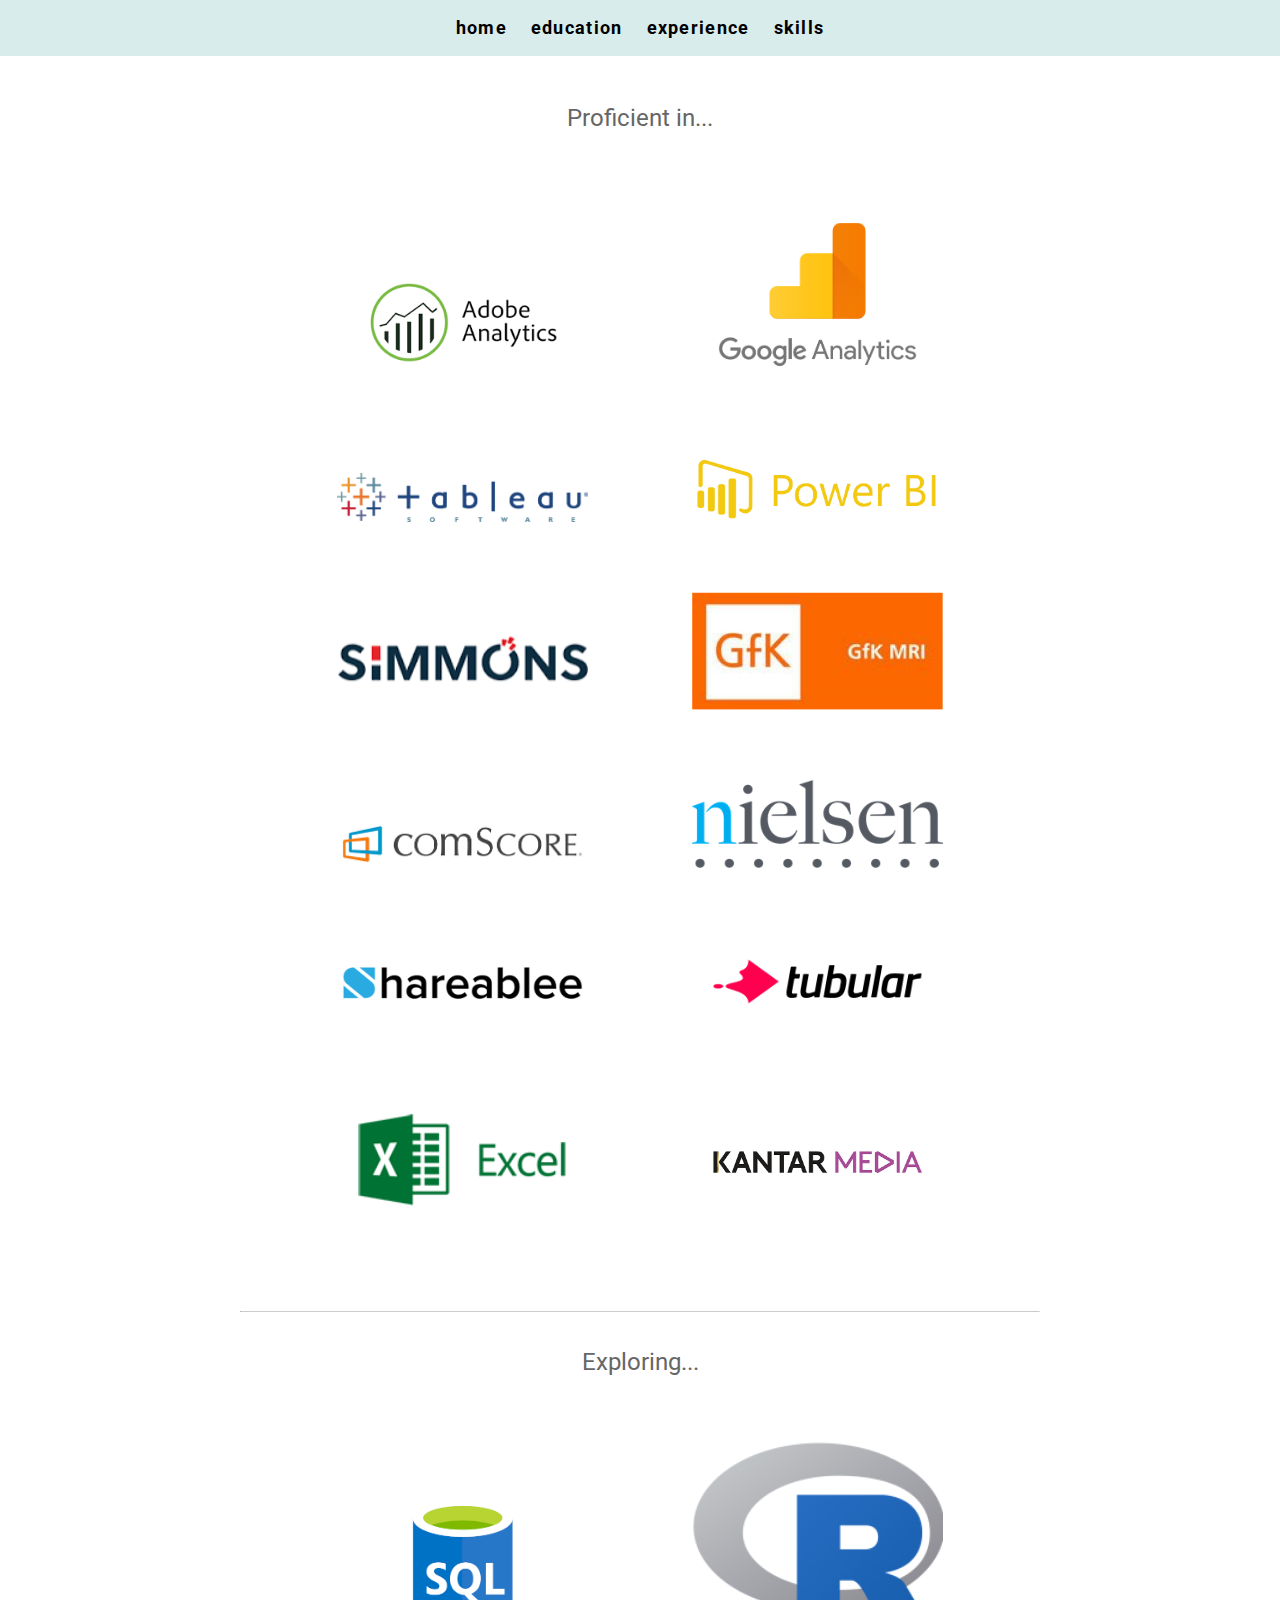
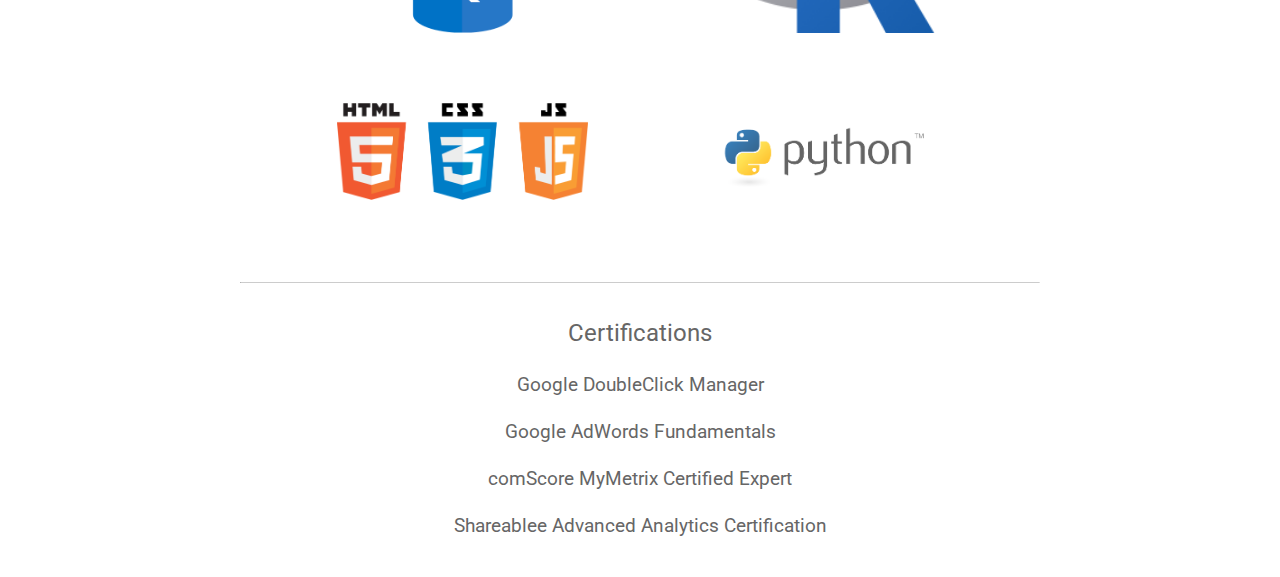
<file: resume/skills.html>
<!DOCTYPE html>
<html lang="en">
<head>
	<meta charset="utf-8" />
	<title>Carmen Ng</title>
	<meta name="viewport" content="width=device-width, initial-scale=1.0"/>
	<!--Custom fonts. To improve load times, remove this and update the h1 styling in style.css--> 
	<link href="https://fonts.googleapis.com/css?family=Roboto:300,700" rel="stylesheet">
	
	<!-- stylesheets -->
	<link rel="stylesheet" href="style.css" type="text/css" />
	<!-- favicon -->
	<link rel="shortcut icon" href="img/favicon.ico">
</head>

<body>
	<div>
		<ul class="navbar">
			<li><a href="index.html">Home</a></li>
			<li><a href="education.html">Education</a></li>
			<li><a href="experience.html">Experience</a></li>
			<li><a href="skills.html">Skills</a></li>
		</ul>
    </div>			

<!--List of skills-->
	<div class="container">
		<section class="skills">
			<h2>Proficient in...</h2>
			<ul class="logo-icons">
                		<li><img src="img/adobe.png"></li>
				<li><img src="img/Google Analytics.png"></li>
				<li><img src="img/tableau-logo.png"></li>
				<li><img src="img/powerbi.png"></li>
                		<li><img src="img/simmons.png"></li>
				<li><img src="img/GFK_MRI.png"></li>
                		<li><img src="img/comscore.png"></li>
				<li><img src="img/nielsen.png"></li>
				<li><img src="img/shareablee.jpeg"></li>
                		<li><img src="img/tubular.jpg"></li>
				<li><img src="img/MS Excel.png"></li>
				<li><img src="img/kantar.jpg"></li>
			</ul>
			<hr>
			<h2>Exploring...</h2>
			<ul class="logo-icons">
				<li><img src="img/sql.png"></li>
				<li><img src="img/rlogo.png"></li>
				<li><img src="img/language.png"></li>
				<li><img src="img/python.png"></li>
            </ul>
			<hr>
        </section>
				
		<section class="certifications">	
		<h2>Certifications</h2>
				<h3>Google DoubleClick Manager</h3>
				<h3>Google AdWords Fundamentals</h3>
				<h3>comScore MyMetrix Certified Expert</h3>
				<h3>Shareablee Advanced Analytics Certification</h3>
		</section>
		<br>
	</div>
        <br>		
</body>
</html>
</file>
<file: style.css>
*, *:before, *:after {
  -moz-box-sizing: border-box; -webkit-box-sizing: border-box; box-sizing: border-box;
}
 
body {
  font: 100% sans-serif;
  margin: 0em;
  background-color: #fff;
  color: #666;
}

h1, h2, h3, h4 {
  font-family: 'Lato', sans-serif;
  font-weight: 300;
}

a {
  color: #3d6dbe;
  text-decoration: none;
}

a:focus,
a:hover {
  color: #6594e0;
}

p {
  font-size: 1em;
  line-height: 1.5;
  margin-top: 0em;
}

img {
  max-width: 100%;
  padding: 30px 30px 30px 30px;
}

hr {
  border-top: 1px solid #ccc;
  border-bottom: none;
  margin-top: 3em;
  margin-bottom: 2em;
}

header {
  background-color: #999;
  background-image: url(img/background.jpg);
  background-repeat: no-repeat;
  background-position: center center;
  -webkit-background-size: cover;
  -moz-background-size: cover;
  -o-background-size: cover;
  background-size: cover;
  margin-bottom: 2em;
  text-align: center;
  height: 350px;
}


header h1 {
  color: white;
  font-size: 2em;
  margin: 0;
  letter-spacing: 1px;
  opacity: 10;
  text-shadow: 0 3px 0 rgba(0,0,0, 0.5);
  top: 370px;
  font-weight: 700;
  font-family: "Lato", sans-serif;
}

header p {
  color: #fff;
  font-size: 1.1em;
  opacity: .9;
  top: 360px;
  font-family: "Lato", sans-serif;
  text-align: center;
}

section h1 {
  font-size: 1.8em;
  line-height: 1em;
  margin-bottom: .6em;
}

/* Same font-size and line-height as p element */
section ul li, section ol li {
  font-size: 1em;
  margin-left: -10px;
  line-height: 1.8;
}

footer {
  margin-bottom: 1em;
  color: #888;
}

footer hr {
  margin-top: 2em;
  margin-bottom: 1em;
}

.center {
  text-align: center;
}

@media screen and (min-width: 50em) {
  header {
    height: 400px;
  }
  
  header h1 {
    font-size: 3.2em;
    top: 540px;
  }
  
  header p {
    top: 530px;
    font-size: 1.5em;
  }
}


/* ------------------- Grid -------------------*/

.container {
  max-width: 50em;
  width:92%;
  margin-right: auto;
  margin-left: auto;
  padding-top: 50px;
}
.container-home {
  max-width: 50em;
  width:92%;
  margin-right: auto;
  margin-left: auto;
  padding-top: 25px;
}
.experience{
  padding-top: 50px;
}

.row {
  clear: both;
  margin-right: -1%;
  margin-left:  -1%;
  height: 50%;
}

.row:before,
.row:after {
    content: " "; /* 1 */
    display: table; /* 2 */
}

.row:after {
    clear: both;
}

/**
 * For IE 6/7 only
 */
.row {
  *zoom: 1;
}


.grid-2,
.grid-4{
  float: left;
  width:100%;
  padding: 0% 1%;
  margin-left: auto;
  margin-right: auto;
}

.grid-4{
  padding-right: 10%;
}

@media screen and (min-width: 40em) {
  .grid-2 { width: 33.3333333%; }
  .grid-4 { width: 66.6666666%; }
}


/* Experience */
.experience [class*="row"] {
  border-bottom: dotted 1px #ccc;
  padding-top: 1em;
  padding-bottom: 1em;
}

.experience h2 {
  margin-bottom: 0;
}

.experience h2, .experience p {
  text-align: center;
}

.experience [class*="row"]:last-of-type {
  border: none;
}

.experience [class*="grid-2"]{
  padding-left: 10%;
}

@media screen and (min-width: 40em) {
  .experience h2, .experience p {
    text-align: left;
  }
}

.experience {
  font-family: "Lato", sans-serif;
  line-height: 1.5;
  margin-bottom: 0;
  margin: 0 auto;
}

/* Education Block */
.education, .expertise, .certifications {
  font-family: "Lato", sans-serif;
  line-height: 1.5;
  margin-bottom: 0;
  text-align: center;
  margin: 0 auto;
}


@media screen and (min-width: 40em) {
  .education {
    width: 70%;
  }
}
/* navbar */


.navbar{
  background: white;
  text-align: center;
  margin: auto;
  width: 100%;
  position: fixed;
  padding: 20px;
}

.navbar li{
  display: inline;
  padding: 0px 10px 0px 10px;
  margin: auto;
  font-weight: bold;
  font-size: 18px;
  font-family: "Lato", sans-serif;
  color: black;
}

a{
  color:black;
}

.img-circle {
  border-radius: 50%;
  width: 250px;
  height: 250px;
}

.quote{
  font-style: italic;
  font-size: 1.5em;
}

.navbar-home{
  background: white;
  text-align: center;
  margin: auto;
  width: 100%;
  padding: 5px;
}

.navbar-home li{
  display: inline;
  padding: 0px 10px 0px 10px;
  margin: auto;
  font-weight: bold;
  font-size: 18px;
  font-family: "Lato", sans-serif;
  color: black;
}

.contact{
  padding-top: 10px;
  font-family: "Lato", sans-serif;
  line-height: 1.5;
  margin-bottom: 0;
  margin: 0 auto;
  text-align: center;
}

.resume{
  font-family: "Lato", sans-serif;
  line-height: 1.0;
  margin-bottom: 0;
  margin: 0 auto;
  text-align: center;
}
</file>
<file: resume/style.css>
*, *:before, *:after {
  -moz-box-sizing: border-box; -webkit-box-sizing: border-box; box-sizing: border-box;
}
 
body {
  font-family: 'Roboto', sans-serif;
  margin: 0em;
  background-color: #fff;
  color: #666;
}

h1, h2, h3, h4 {
  font-family: 'Roboto', sans-serif;
  font-weight: 400;
}

a {
  color: #3d6dbe;
  text-decoration: none;
}

a:focus,
a:hover {
  color: #828282;
}

p {
  font-family: 'Roboto', sans-serif;
  font-size: 1rem;
  line-height: 1.8;
  margin-top: 0em;
}

img {
  max-width: 100%;
  padding: 30px 30px 30px 30px;
}

hr {
  border-top: 1px solid #ccc;
  border-bottom: none;
  margin-top: 2em;
  margin-bottom: 2em;
}

span.word{
  font-weight: 700;
}

span.emoji{
  color: #B30000;
  font-weight: 700;}

.header {
  background-color: #D9ECEC;
  background-repeat: no-repeat;
  background-position: center center;
  -webkit-background-size: cover;
  -moz-background-size: cover;
  -o-background-size: cover;
  background-size: cover;
  text-align: center;
  height: 515px;
  padding-top: 115px;
}

.header h1 {
  color: black;
  font-size: 2rem;
  margin: 0;
  letter-spacing: 1.5px;
  opacity: 10;
  /*top: 370px;*/
  font-weight: 800;
  font-family: 'Roboto', sans-serif;
  text-transform: uppercase;
}

.header p {
  color: black;
  font-size: 1.1rem;
  opacity: 10;
  /*top: 360px;*/
  font-family: 'Roboto', sans-serif;
  text-align: center;
}

section h1 {
  font-size: 1.8rem;
  line-height: 1em;
  margin-bottom: .6em;
}

section ul li{
  font-size: 1rem;
  margin-left: -10px;
  line-height: 1.8;
}

.center {
  text-align: center;
}

.container{
  max-width: 50em;
  max-height: 100vh;
  width:92%;
  margin-right: auto;
  margin-left: auto;
  padding-top: 25px;
  padding-bottom: 20px;
}

.row {
  clear: both;
  margin-right: -1%;
  margin-left:  -1%;
  height: 50%;
}

.row:before,
.row:after {
    content: " "; /* 1 */
    display: table; /* 2 */
}

.row:after {
    clear: both;
}

/**
 * For IE 6/7 only
 */
.row {
  *zoom: 1;
}


.grid-2,
.grid-4{
  float: left;
  width:100%;
  padding: 0% 1%;
  margin-left: auto;
  margin-right: auto; 
}

.grid-4{
  padding-right: 5%;
}

/* Experience */
.experience [class*="row"] {
  border-bottom: dotted 1px #ccc;
  padding-top: 25px;
  padding-bottom: 1.5em;
}

.experience h2 {
  margin-bottom: 0;
}

.experience h2, .experience p {
  text-align: center;
}

.experience [class*="row"]:last-of-type {
  border: none;
}

.experience [class*="grid-2"]{
  padding-left: 5%;
  padding-right: 2%;
}

.experience [class*="grid-4"]{
  padding-left: 7%;
  padding-right: 7%;
}

.experience {
  font-family: 'Roboto', sans-serif;
  line-height: 2.0;
  margin-bottom: 0;
  margin: 0 auto;
}

.education, .certifications, .inkling, .awards, .skills{
  font-family: 'Roboto', sans-serif;
  line-height: 1.5;
  margin-bottom: 0;
  text-align: center;
  margin: 0 auto;
}

.education, .skills{
  padding-top: 55px;
}

.inkling{
   padding-top:  80px;
}

.navbar{
  background: #D9ECEC;
  text-align: center;
  margin: auto;
  width: 100%;
  position: fixed;
  padding: 10px;
}

.navbar li{
  display: inline;
  padding: 0px 10px 0px 10px;
  margin: auto;
  font-weight: bold;
  font-size: 18px;
  font-family: 'Roboto', sans-serif;
  color: black;
  line-height: 2;
  letter-spacing: 1.3px;
  text-transform: lowercase;
}

a{
  color:black;
}

.img-circle {
  border-radius: 50%;
  width: 250px;
  height: 250px;
}

.quote{
  font-style: bold;
  font-size: 1.3rem;
}

.navbar-home{
  background: white;
  text-align: center;
  margin: auto;
  width: 100%;
  padding: 10px;
  position: fixed;
  border-bottom: 1px solid white;
}

.navbar-home li{
  display: inline;
  padding: 0px 10px 0px 10px;
  margin: auto;
  font-weight: bold;
  font-size: 18px;
  font-family: 'Roboto', sans-serif;
  color: black;
  line-height: 2;
  letter-spacing: 1.3px;
  text-transform: lowercase;
}

.logo-icons{
  background: white;
  text-align: center;
  margin: auto;
  width: 100%;
  padding: 10px;
}

.logo-icons li{
  display: inline;
  margin: auto;
}

.logo-icons img{
  height: 45%;
  width:45%;
  display:inline;
  padding-left: 50px;
  padding-right: 50px;
}

.contact-me{
  background: #D9ECEC;
  text-align: center;
  margin: auto;
  width: 100%;
  padding: 10px;
}

.contact-me li{
  display: inline;
  padding: 0px 10px 0px 10px;
  margin: auto;
  font-weight: bold;
  font-size: 18px;
  font-family: 'Roboto', sans-serif;
  color: black;
  line-height: 2;
  letter-spacing: 1.3px;
  text-transform: lowercase;
}

.column {
    flex: 100%;
    max-width: 100%;
    vertical-align: middle;
  }

.column img{
  margin-top: 8px;
  vertical-align: middle; 
  padding: 15px 15px 15px 15px;
}

.inkling h2, h3, h4{
  text-align: center;
  margin-left: 10%;
  margin-right: 10%;
}

.certifications h2, h3{
  text-align: center;
}

@media screen and (min-width: 40em) {
  .experience h2, .experience p {text-align: left;}
  .certifications .education, .experience, .contact, .awards {padding-top: 15px;}
  .column, .artgrid {padding-top: 15px;}
  .column{flex: 33%; max-width: 33%; padding: 0 4px;}
  .artgrid{display: flex; flex-wrap: wrap; padding: 0 4px; padding-top: 15px;}
  .experience {width: 80%;}
  .grid-2 { width: 33.3333333%;}
  .grid-4 { width: 66.6666666%;}
  .header {padding-top: 50px; height: 460px;}
  .image{height: 75%; width: 75%;}
  }
</file>
